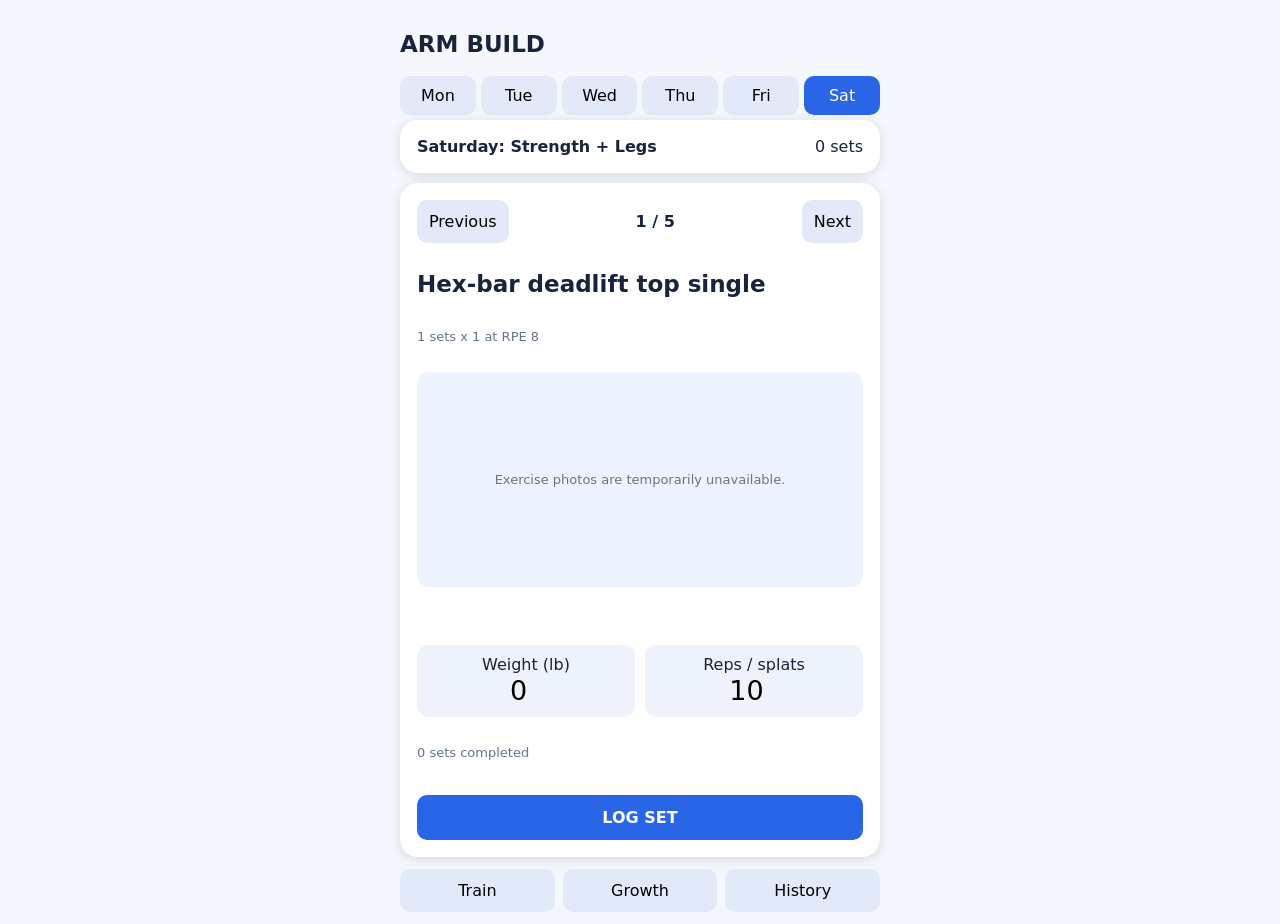
<file: index.html>
<!doctype html><html lang="en"><meta charset="utf-8"><meta name="viewport" content="width=device-width,initial-scale=1"><title>Arm Build</title><style>body{font:16px system-ui;margin:0;background:#f4f7fc;color:#17243b}main{max-width:480px;margin:auto;padding:12px;height:100dvh;display:flex;flex-direction:column;overflow:hidden}#train{display:flex;flex-direction:column;flex:1;min-height:0}#train .card:last-child{flex:1;min-height:0;display:flex;flex-direction:column;justify-content:space-between;gap:6px}#train .card{margin:5px 0}#train h2{margin:3px 0}#train .picture{height:clamp(100px,24dvh,215px);flex-shrink:1}#train .muted{margin:4px 0}#growth,#history{overflow:auto;min-height:0}.tabs{flex-shrink:0;margin-top:7px}#train .inputs input{font-size:27px}#train .save{margin-top:6px;padding:13px}@media(max-height:710px){main{padding:6px 10px}#train .card{padding:10px}#train .picture{height:16dvh}#train .inputs input{font-size:22px}}button,input{font:inherit}button{border:0;border-radius:10px;padding:12px;background:#e2eafa}button.active,.save{background:#2866e7;color:white}.days{display:flex;gap:5px}.days button{flex:1;padding:10px 2px}.card{background:white;border-radius:18px;padding:17px;margin:12px 0;box-shadow:0 2px 12px #1232}.row{display:flex;justify-content:space-between;align-items:center}h2{font-size:23px}.picture{height:190px;background:#edf4ff;border-radius:12px;display:grid;place-items:center}.picture img{height:100%;width:100%;object-fit:contain;border-radius:12px}.picture .muted{padding:16px;text-align:center}.inputs{display:grid;grid-template-columns:1fr 1fr;gap:10px}.inputs label{display:block;text-align:center;background:#eef3fb;border-radius:12px;padding:10px}.inputs input{width:90%;font-size:30px;text-align:center;border:0;background:transparent}.save{width:100%;margin-top:12px;font-weight:bold}.tabs{display:flex;gap:8px}.tabs button{flex:1}.hidden{display:none}.muted{color:#65758a;font-size:13px}.line{border-bottom:1px solid #ddd;padding:9px}</style><main><h2>ARM BUILD</h2><div class="days" id="days"></div><section id="train"><div class="card"><div class="row"><strong id="dayname"></strong><span id="progress"></span></div></div><div class="card"><div class="row"><button onclick="next(-1)">Previous</button><b id="position"></b><button onclick="next(1)">Next</button></div><h2 id="exercise"></h2><p class="muted" id="target"></p><div class="picture" id="picture"></div><p class="muted" id="previous"></p><div class="inputs"><label>Weight (lb)<input id="weight" type="number" inputmode="decimal"></label><label>Reps / splats<input id="reps" type="number" inputmode="numeric"></label></div><p class="muted" id="logged"></p><button class="save" onclick="log()">LOG SET</button></div></section><section id="growth" class="hidden"><div class="card"><h2>Measurements</h2><div id="fields"></div><button class="save" onclick="measure()">Save measurements</button></div><div class="card" id="measurements"></div></section><section id="history" class="hidden"><div class="card"><h2>Hex-bar strength</h2><div id="best"></div></div><div class="card" id="sets"></div><button onclick="exportData()">Export backup</button></section><div class="tabs"><button onclick="tab('train')">Train</button><button onclick="tab('growth')">Growth</button><button onclick="tab('history')">History</button></div></main><script>
const plan=[['Monday: Arms + Chest',[['Incline dumbbell curl',3,'8-15'],['Overhead dumbbell triceps extension',3,'8-15'],['Cable triceps pushdown',3,'10-15'],['Cable chest fly',3,'10-15'],['Dumbbell bench press',2,'8-12']]],['Tuesday: Quads + Cardio',[['Leg extension',4,'10-15'],['Cardio splat points',1,'10+']]],['Wednesday: Arms + Back',[['Hammer curl',3,'8-15'],['Overhead dumbbell extension',3,'10-15'],['Cable pushdown',3,'10-15'],['Straight-arm pulldown',3,'10-15'],['Chest-supported row',3,'8-12']]],['Thursday: Hamstrings + Glutes',[['Seated hamstring curl',4,'10-15'],['Cardio splat points',1,'10+']]],['Friday: Arms + Shoulders',[['Preacher curl',3,'8-12'],['Overhead dumbbell extension',3,'10-15'],['Cable pushdown',3,'10-15'],['Dumbbell lateral raise',4,'12-20'],['Rear-delt cable fly',3,'12-20']]],['Saturday: Strength + Legs',[['Hex-bar deadlift top single',1,'1 at RPE 8'],['Leg extension',3,'12-15'],['Seated hamstring curl',3,'10-15'],['Standing calf raise',3,'12-20'],['Cardio splat points',1,'10+']]]];
const $=id=>document.getElementById(id);let d=Math.min(5,(new Date().getDay()+6)%7),i=0;let data=JSON.parse(localStorage.getItem('armbuild')||'{"sets":[],"measurements":[]}');const date=()=>new Date().toLocaleDateString('en-CA');function save(){localStorage.setItem('armbuild',JSON.stringify(data))}function render(){let ex=plan[d][1][i],today=data.sets.filter(s=>s.date===date()&&s.day===d),prev=data.sets.filter(s=>s.name===ex[0]).at(-1);$('days').innerHTML=plan.map((p,n)=>'<button class="'+(d===n?'active':'')+'" onclick="pick('+n+')">'+p[0].slice(0,3)+'</button>').join('');$('dayname').textContent=plan[d][0];$('progress').textContent=today.length+' sets';$('position').textContent=(i+1)+' / '+plan[d][1].length;$('exercise').textContent=ex[0];$('target').textContent=ex[1]+' sets x '+ex[2];$('previous').textContent=prev?'Previous: '+prev.weight+' lb x '+prev.reps:'';$('weight').value=prev?.weight??0;$('reps').value=prev?.reps??10;$('logged').textContent=today.filter(s=>s.name===ex[0]).length+' sets completed';$('picture').innerHTML=photo(ex[0])}function pick(n){d=n;i=0;render()}function next(n){i=(i+n+plan[d][1].length)%plan[d][1].length;render()}function log(){let ex=plan[d][1][i],w=Number($('weight').value),r=Number($('reps').value);if(r<=0||w<0)return alert('Enter valid numbers');data.sets.push({date:date(),day:d,name:ex[0],weight:w,reps:r,time:Date.now()});save();if(data.sets.filter(s=>s.date===date()&&s.day===d&&s.name===ex[0]).length>=ex[1]&&i<plan[d][1].length-1)i++;render()}function tab(id){['train','growth','history'].forEach(x=>$(x).classList.toggle('hidden',x!==id));if(id==='growth')growth();if(id==='history')history()}let names=['Flexed arms (in)','Shoulders (in)','Waist (in)','Body weight (lb)'];function growth(){$('fields').innerHTML=names.map((n,k)=>'<label>'+n+'<input type="number" step=".25" id="m'+k+'"></label>').join('<hr>');$('measurements').textContent=JSON.stringify(data.measurements.slice(-3))}function measure(){data.measurements.push({date:date(),values:names.map((n,k)=>Number($('m'+k).value))});save();growth()}function history(){let lifts=data.sets.filter(s=>s.name==='Hex-bar deadlift top single');$('best').textContent=lifts.length?Math.max(...lifts.map(x=>x.weight))+' lb':'No record yet';$('sets').innerHTML=data.sets.slice(-30).reverse().map(x=>'<div class="line">'+x.date+' '+x.name+' '+x.weight+' lb x '+x.reps+'</div>').join('')}function exportData(){let a=document.createElement('a');a.href=URL.createObjectURL(new Blob([JSON.stringify(data)],{type:'application/json'}));a.download='arm-build.json';a.click()}
let exercisePhotos=[];
const aliases={
'Incline dumbbell curl':'Alternate Incline Dumbbell Curl',
'Overhead dumbbell triceps extension':'Seated Triceps Press',
'Preacher curl':'Preacher Curl',
'Cable triceps pushdown':'Triceps Pushdown',
'Cable chest fly':'Cable Crossover',
'Dumbbell bench press':'Dumbbell Bench Press',
'Leg extension':'Leg Extensions',
'Single-leg extension':'Single Leg Extensions',
'Seated calf raise':'Seated Calf Raise',
'Leg press':'Leg Press',
'Hammer curl':'Hammer Curls',
'Overhead dumbbell extension':'Seated Triceps Press',
'Bayesian cable curl':'Bayesian Cable Curl',
'Cable pushdown':'Triceps Pushdown',
'Straight-arm pulldown':'Straight Arm Pulldown',
'Chest-supported row':'Dumbbell Incline Row',
'Seated hamstring curl':'Seated Leg Curl',
'Lying hamstring curl':'Lying Leg Curls',
'Hip abduction':'Thigh Abductor',
'Cable glute kickback':'Glute Kickback',
'Standing calf raise':'Standing Calf Raises',
'Cable curl':'Cable Curls',
'Dumbbell lateral raise':'Side Lateral Raise',
'Rear-delt cable fly':'Reverse Flyes',
'Cable front raise':'Front Cable Raise',
'Hex-bar deadlift top single':'Trap Bar Deadlift'
};
function photo(name){
if(name==='Cardio splat points')return '<div class="muted">Log your Orangetheory splat points below.</div>';
if(!exercisePhotos.length)return '<div class="muted">Loading exercise photograph...</div>';
const wanted=(aliases[name]||name).toLowerCase().replace(/[^a-z0-9 ]/g,'').trim();
let match=exercisePhotos.find(x=>x.name.toLowerCase().replace(/[^a-z0-9 ]/g,'').trim()===wanted);

if(!match||!match.images||!match.images[0])return '<div class="muted">No exact exercise photograph available for this movement yet.</div>';
const src='https://raw.githubusercontent.com/yuhonas/free-exercise-db/main/exercises/'+match.images[0];
return '<img src="'+src+'" alt="Person demonstrating '+match.name+'" loading="eager" onerror="this.style.display=\'none\';this.parentNode.insertAdjacentHTML(\'beforeend\',\'<span class=muted>Exercise photo unavailable</span>\')">';
}
fetch('https://raw.githubusercontent.com/yuhonas/free-exercise-db/main/dist/exercises.json').then(r=>{if(!r.ok)throw Error('images unavailable');return r.json()}).then(x=>{exercisePhotos=x;render()}).catch(()=>{$('picture').innerHTML='<div class="muted">Exercise photos are temporarily unavailable.</div>'});

render();
</script>
</file>
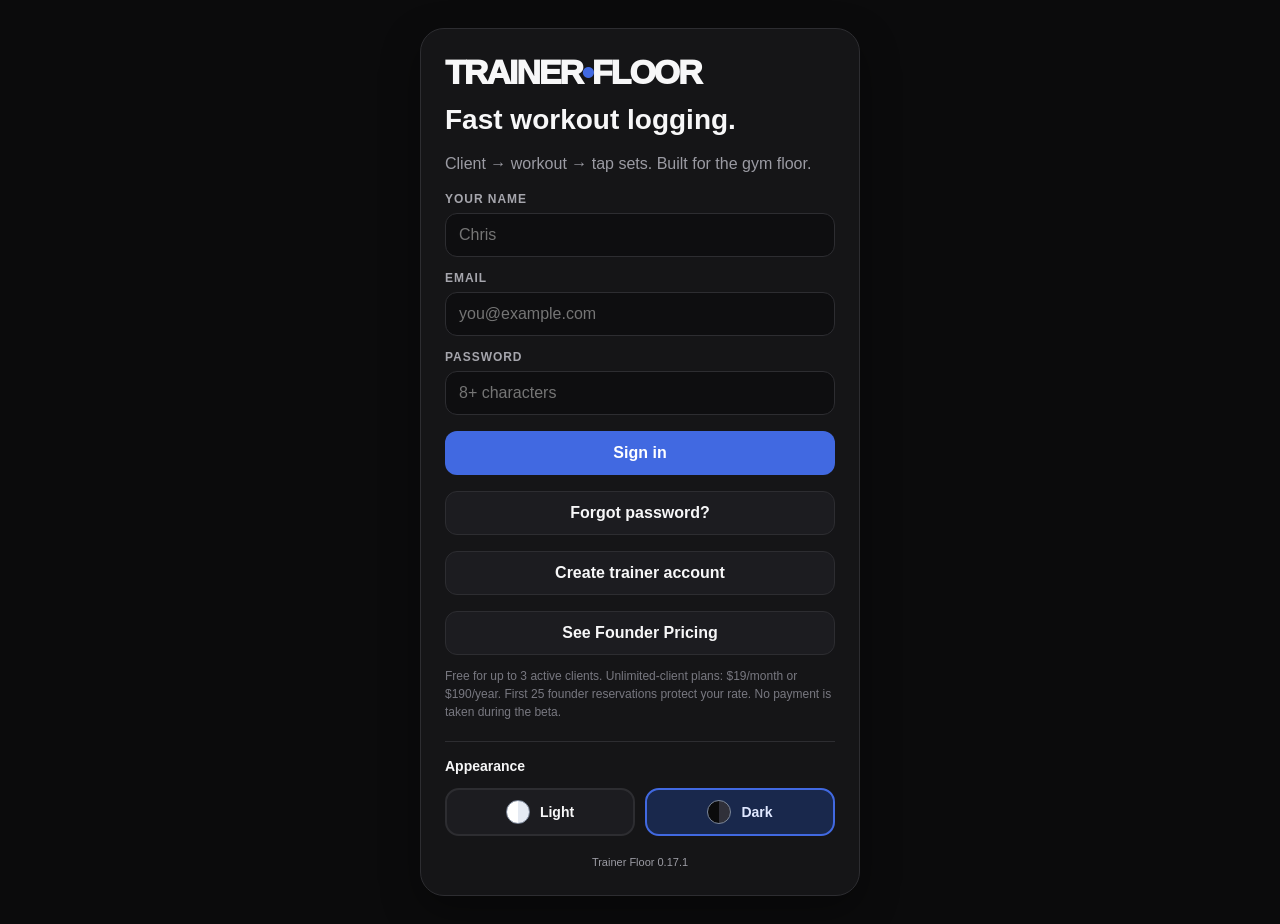
<file: trainer-floor/index.html>
<!doctype html>
<html lang="en">
<head>
  <meta charset="UTF-8" />
  <meta name="viewport" content="width=device-width, initial-scale=1, viewport-fit=cover" />
  <meta name="theme-color" content="#0b0b0c" />
  <meta name="apple-mobile-web-app-capable" content="yes" />
  <meta name="apple-mobile-web-app-status-bar-style" content="black-translucent" />
  <link rel="manifest" href="manifest.webmanifest" />
  
  <link rel="apple-touch-icon" href="icon-180.png" />
  <title>Trainer Floor</title>
  <script src="theme.js?v=0.17.1"></script>
  <style>
:root{
  --bg:#0b0b0c;
  --panel:#151517;
  --panel2:#1c1c20;
  --line:#2d2d31;
  --text:#f7f7f8;
  --muted:#9b9ba3;
  --red:#4169E1;
  --red2:#5B7CFF;
  --white:#fff;
  --green:#5B7CFF;
  --radius:18px;
  --shadow:0 14px 38px rgba(0,0,0,.35);
}
*{box-sizing:border-box}
html,body{margin:0;min-height:100%;background:var(--bg);color:var(--text);font-family:Inter,ui-sans-serif,-apple-system,BlinkMacSystemFont,"Segoe UI",Roboto,Helvetica,Arial,sans-serif}
body{padding-bottom:env(safe-area-inset-bottom)}
button,input,textarea,select{font:inherit}
button{cursor:pointer}
button:focus-visible,input:focus-visible,textarea:focus-visible{outline:2px solid var(--red);outline-offset:2px}
.app-shell{min-height:100vh;max-width:720px;margin:0 auto;background:var(--bg)}
.topbar{position:sticky;top:0;z-index:20;display:flex;align-items:center;justify-content:space-between;gap:12px;padding:calc(14px + env(safe-area-inset-top)) 16px 12px;background:rgba(11,11,12,.92);backdrop-filter:blur(14px);border-bottom:1px solid #1c1c1f}
.brand{font-weight:900;letter-spacing:-.04em;font-size:22px}.brand span{color:var(--red)}
.top-actions{display:flex;align-items:center;gap:8px}
.icon-btn,.small-btn,.ghost-btn,.primary-btn,.danger-btn,.category-chip,.equipment-chip{border:0;border-radius:12px;color:var(--text)}
.icon-btn,.small-btn,.ghost-btn{background:var(--panel2);border:1px solid var(--line)}
.icon-btn{width:42px;height:42px;font-size:20px}.small-btn{padding:10px 12px;font-weight:750}.ghost-btn{padding:12px 14px;font-weight:750}
.primary-btn{background:var(--red);padding:13px 16px;font-weight:900}.primary-btn:active{transform:translateY(1px)}
.danger-btn{background:#3b1719;color:#ffb8bb;border:1px solid #6a292d;padding:12px 14px;font-weight:800}
.screen{padding:18px 16px 110px}
.page-title{display:flex;align-items:flex-start;justify-content:space-between;gap:12px;margin-bottom:18px}.page-title h1{font-size:30px;line-height:1.05;margin:0;letter-spacing:-.045em}.page-title p{color:var(--muted);margin:6px 0 0;font-size:14px}.badge{display:inline-flex;align-items:center;gap:6px;border:1px solid var(--line);background:var(--panel);color:#ddd;padding:7px 9px;border-radius:999px;font-size:12px;font-weight:800;white-space:nowrap}.badge.founder{border-color:#3551a8;background:#111a3a;color:#bfcaff}.badge.free{color:#ccc}.badge.pro{color:#b7f7d3;border-color:#245d3d;background:#10271b}
.search{width:100%;background:var(--panel);border:1px solid var(--line);border-radius:14px;color:var(--text);padding:13px 14px;margin-bottom:14px}.search::placeholder{color:#707078}
.client-list{display:grid;gap:10px}.client-card{width:100%;display:flex;align-items:center;justify-content:space-between;gap:14px;background:var(--panel);border:1px solid var(--line);color:var(--text);border-radius:16px;padding:15px;text-align:left}.client-card:hover{border-color:#444}.client-name{font-size:17px;font-weight:900;letter-spacing:-.02em}.client-sub{margin-top:4px;font-size:13px;color:var(--muted)}.client-arrow{font-size:24px;color:#666}.empty{border:1px dashed #38383d;background:#101012;padding:28px 20px;border-radius:18px;text-align:center}.empty strong{display:block;font-size:18px;margin-bottom:6px}.empty p{margin:0 0 16px;color:var(--muted);line-height:1.45}
.bottom-nav{position:fixed;left:50%;transform:translateX(-50%);bottom:0;z-index:25;width:min(720px,100%);display:grid;grid-template-columns:1fr 1fr 1fr;background:rgba(18,18,20,.96);backdrop-filter:blur(16px);border-top:1px solid var(--line);padding:8px 10px calc(8px + env(safe-area-inset-bottom))}.nav-btn{border:0;background:transparent;color:#777;padding:8px 6px;font-size:11px;font-weight:800}.nav-btn b{display:block;font-size:20px;margin-bottom:3px}.nav-btn.active{color:var(--text)}
.login-wrap{min-height:100vh;display:flex;align-items:center;justify-content:center;padding:28px 18px}.login-card{width:min(440px,100%);background:var(--panel);border:1px solid var(--line);border-radius:24px;padding:24px;box-shadow:var(--shadow)}.login-logo{font-size:34px;font-weight:950;letter-spacing:-.06em}.login-logo span{color:var(--red)}.login-card h1{margin:12px 0 4px;font-size:28px}.login-card p{color:var(--muted);line-height:1.5}.field{display:grid;gap:7px;margin-top:14px}.field label{font-size:12px;text-transform:uppercase;letter-spacing:.08em;color:#a6a6ad;font-weight:900}.field input,.field textarea,.field select{width:100%;background:#0e0e10;border:1px solid var(--line);border-radius:12px;color:var(--text);padding:12px 13px}.field textarea{min-height:96px;resize:vertical}.full{width:100%;margin-top:16px}.tiny{font-size:12px;color:#787880!important;margin-top:12px!important}
.client-header{display:flex;align-items:center;gap:12px;margin-bottom:12px}.back-btn{border:0;background:var(--panel2);color:var(--text);width:42px;height:42px;border-radius:12px;font-size:21px}.client-header h1{margin:0;font-size:26px;letter-spacing:-.04em}.client-header .sub{font-size:12px;color:var(--muted);margin-top:2px}.header-actions{margin-left:auto;display:flex;gap:8px}
.note-card{background:#11141b;border:1px solid #2d3757;border-radius:14px;padding:12px 13px;margin:12px 0 16px;color:#e2e7f7}.note-card .note-label{font-size:11px;text-transform:uppercase;letter-spacing:.1em;color:#8ea7ff;font-weight:900;margin-bottom:4px}.note-card .note-text{white-space:pre-wrap;font-size:14px;line-height:1.42}.note-empty{color:#76809d}
.session-bar{display:flex;align-items:center;justify-content:space-between;gap:10px;margin:12px 0}.session-title{font-size:20px;font-weight:950;letter-spacing:-.03em}.session-date{font-size:12px;color:var(--muted);margin-top:2px}.session-actions{display:flex;gap:8px}
.rest-timer{position:fixed;left:50%;transform:translateX(-50%);bottom:calc(84px + env(safe-area-inset-bottom));z-index:24;display:flex;align-items:center;gap:10px;max-width:calc(100% - 32px);padding:5px 6px 5px 14px;border:1px solid #4664b3;border-radius:999px;background:#141e39;color:#dbe4ff;box-shadow:0 4px 20px #0008}.rest-timer[hidden]{display:none}.rest-timer-label{font-size:12px;font-weight:800}.rest-timer-time{font-size:20px;font-weight:900;font-variant-numeric:tabular-nums;min-width:4ch}.rest-timer button{width:40px;height:40px;border:0;border-radius:50%;background:#25345d;color:#dbe4ff;font-size:21px}.screen.has-rest-timer{padding-bottom:180px}
.rest-timer{transition:background-color .5s,border-color .5s,color .5s}.rest-timer[data-phase="red"]{background:#521e27;border-color:#fa7885;color:#ffe0e3}.rest-timer[data-phase="yellow"]{background:#514014;border-color:#edc552;color:#fff0b4}.rest-timer[data-phase="green"]{background:#133f2c;border-color:#63d79a;color:#d5ffe8}.rest-timer button{background:#ffffff14;color:inherit;flex-shrink:0}.rest-timer button:disabled{opacity:.35;cursor:default}.rest-timer-copy{display:grid;gap:2px;min-width:72px}.rest-timer-hint{font-size:10px;white-space:nowrap}.build-label{color:var(--muted);font-size:11px;text-align:center;margin:18px 0 0}
.exercise-list{display:grid;gap:12px}.exercise-card{background:var(--panel);border:1px solid var(--line);border-radius:18px;padding:14px}.exercise-head{display:flex;align-items:flex-start;gap:10px}.exercise-title{flex:1;min-width:0}.exercise-title h3{font-size:17px;margin:0;letter-spacing:-.02em}.exercise-meta{color:var(--muted);font-size:12px;margin-top:4px;text-transform:capitalize}.change-btn{border:1px solid var(--line);background:#101012;color:#d7d7db;border-radius:10px;padding:8px 10px;font-size:12px;font-weight:900}.log-row{display:flex;align-items:center;gap:10px;margin-top:13px}.weight-box{width:95px;display:flex;align-items:center;gap:4px;background:#0f0f11;border:1px solid var(--line);border-radius:13px;padding:9px}.weight-box input{width:55px;background:transparent;border:0;color:var(--text);font-weight:900;font-size:17px;outline:none}.weight-box span{font-size:11px;color:var(--muted);font-weight:800}.set-circles{display:flex;align-items:center;gap:8px;flex:1;flex-wrap:wrap}.set-circle{width:47px;height:47px;border-radius:50%;border:2px solid var(--red);background:transparent;color:#a9b8ff;font-size:14px;font-weight:950;display:grid;place-items:center;transition:.12s ease}.set-circle.logged{background:var(--red);color:white;box-shadow:0 0 0 3px rgba(65,105,225,.16)}.set-circle:active{transform:scale(.94)}.set-add{width:42px;height:42px;border-radius:50%;border:1px dashed #555;background:transparent;color:#999;font-weight:900}.exercise-footer{display:flex;justify-content:space-between;align-items:center;margin-top:10px}.mini-note{font-size:12px;color:#a8a8af;max-width:78%;white-space:nowrap;overflow:hidden;text-overflow:ellipsis}.remove-ex{border:0;background:transparent;color:#855;font-size:16px;padding:4px 6px}
.add-exercise{width:100%;margin-top:12px;background:#121214;border:1px dashed #444;color:#d2d2d6;border-radius:16px;padding:14px;font-weight:900}.finish-btn{width:100%;margin-top:16px;background:var(--red);border:0;color:white;border-radius:16px;padding:16px;font-size:16px;font-weight:950}.completed-banner{background:#11271a;border:1px solid #255c3c;color:#baf6d2;border-radius:14px;padding:12px 14px;margin:12px 0;font-weight:800}
.modal-backdrop{position:fixed;inset:0;z-index:50;background:rgba(0,0,0,.72);display:flex;align-items:flex-end;justify-content:center}.modal{width:min(720px,100%);max-height:89vh;overflow:auto;background:#121214;border:1px solid #333;border-radius:24px 24px 0 0;padding:18px 16px calc(20px + env(safe-area-inset-bottom));box-shadow:var(--shadow)}.modal-handle{width:42px;height:5px;background:#444;border-radius:99px;margin:0 auto 12px}.modal-head{display:flex;align-items:center;justify-content:space-between;gap:10px}.modal-head h2{margin:0;font-size:23px;letter-spacing:-.035em}.close-btn{border:0;background:var(--panel2);color:#aaa;width:38px;height:38px;border-radius:12px;font-size:19px}.chips{display:flex;gap:8px;overflow:auto;padding:10px 0 4px}.category-chip,.equipment-chip{background:var(--panel2);border:1px solid var(--line);padding:9px 12px;font-size:12px;font-weight:900;text-transform:capitalize;white-space:nowrap}.category-chip.active,.equipment-chip.active{background:var(--red);border-color:var(--red);color:#fff}.picker-list{display:grid;gap:8px;margin-top:12px}.picker-item{width:100%;display:flex;justify-content:space-between;align-items:center;gap:14px;text-align:left;background:var(--panel);border:1px solid var(--line);color:var(--text);border-radius:14px;padding:13px}.picker-item strong{display:block;font-size:15px}.picker-item small{display:block;color:var(--muted);margin-top:3px;text-transform:capitalize}.picker-plus{font-size:24px;color:var(--red)}
.settings-card{background:var(--panel);border:1px solid var(--line);border-radius:18px;padding:16px;margin-bottom:12px}.settings-card h3{margin:0 0 8px;font-size:16px}.settings-card p{margin:0;color:var(--muted);font-size:13px;line-height:1.45}.settings-row{display:flex;justify-content:space-between;align-items:center;gap:14px}.plan-price{font-size:28px;font-weight:950;letter-spacing:-.05em}.muted{color:var(--muted)}
.stats{display:grid;grid-template-columns:1fr 1fr 1fr;gap:8px;margin-bottom:16px}.stat{background:var(--panel);border:1px solid var(--line);border-radius:14px;padding:12px}.stat b{display:block;font-size:22px;letter-spacing:-.04em}.stat span{font-size:11px;color:var(--muted);text-transform:uppercase;font-weight:900;letter-spacing:.06em}
.toast{position:fixed;z-index:100;left:50%;bottom:92px;transform:translate(-50%,20px);background:#f7f7f8;color:#111;border-radius:999px;padding:10px 14px;font-weight:800;font-size:13px;opacity:0;pointer-events:none;transition:.18s ease;white-space:nowrap;max-width:88vw;overflow:hidden;text-overflow:ellipsis}.toast.show{opacity:1;transform:translate(-50%,0)}
.sep{height:1px;background:var(--line);margin:14px 0}.row{display:flex;align-items:center;gap:10px}.grow{flex:1}.right{margin-left:auto}
@media (min-width:700px){.modal{border-radius:24px;margin-bottom:18px}.modal-backdrop{align-items:center}.screen{padding-left:24px;padding-right:24px}.topbar{padding-left:24px;padding-right:24px}}

  
.help-wrap{position:relative;display:inline-flex;align-items:center;vertical-align:middle;margin-left:6px}
.help-dot{width:19px;height:19px;border-radius:50%;border:1px solid #4a4a50;background:#202024;color:#bdbdc5;font-size:11px;font-weight:950;line-height:1;display:grid;place-items:center;padding:0;cursor:help}
.help-dot:hover,.help-dot:focus-visible{border-color:#777;color:#fff;background:#2a2a2f}
.help-tip{position:absolute;z-index:80;left:50%;bottom:calc(100% + 8px);transform:translateX(-50%) translateY(3px);width:min(290px,76vw);background:#27272c;border:1px solid #4a4a50;color:#f0f0f3;padding:10px 11px;border-radius:10px;box-shadow:0 12px 30px rgba(0,0,0,.45);font-size:12px;line-height:1.4;font-weight:600;letter-spacing:0;text-transform:none;text-align:left;white-space:normal;opacity:0;visibility:hidden;pointer-events:none;transition:.12s ease}
.help-tip::after{content:"";position:absolute;left:50%;top:100%;transform:translateX(-50%);border:6px solid transparent;border-top-color:#4a4a50}
.help-wrap:hover .help-tip,.help-wrap:focus-within .help-tip{opacity:1;visibility:visible;transform:translateX(-50%) translateY(0)}
.help-inline{display:inline-flex;align-items:center}
.import-hero{background:#111216;border:1px solid #32343b;border-radius:16px;padding:14px;margin:12px 0}
.import-hero strong{display:block;font-size:17px;margin-bottom:5px}
.import-hero p{margin:0;color:#b4b4bd;line-height:1.45;font-size:13px}
@media (max-width:520px){.help-tip{left:auto;right:-10px;transform:translateY(3px);width:min(260px,80vw)}.help-wrap:hover .help-tip,.help-wrap:focus-within .help-tip{transform:translateY(0)}.help-tip::after{left:auto;right:13px}}

.last-workout{background:linear-gradient(135deg,#151e39,#11151e);border:1px solid #33487d;border-radius:16px;padding:16px;margin-bottom:16px}.last-workout p{font-size:14px;line-height:1.5;color:#c4cee7}.last-workout .note-label{font-size:12px;color:#a9bfff;font-weight:800}.previous-performance{padding:10px 12px;border-radius:10px;background:#101520;border-left:3px solid #4169e1;margin-top:12px;color:#b9c7eb;font-size:12px;line-height:1.55}.history-date{color:#a9bfff;font-size:13px;font-weight:700;margin-top:6px}.filter-label{display:block;color:var(--muted);font-size:12px;margin:0 0 7px}.import-session{border-top:1px solid var(--line);padding:10px 0;font-size:13px;line-height:1.5}details{margin-top:10px;font-size:13px;line-height:1.5}summary{cursor:pointer;color:#a9bfff}details .note-text{white-space:pre-wrap}.client-card>div:first-child{min-width:0}.client-sub{line-height:1.5;overflow-wrap:anywhere}@media(max-width:440px){.page-title{flex-wrap:wrap}.session-bar{flex-wrap:wrap}.header-actions .small-btn{padding:9px}.client-header h1{font-size:22px}}
.quick-edit-controls{display:flex;align-items:center;gap:8px;margin:8px 0}.quick-edit-controls .primary-btn{flex-shrink:0}.quick-edit-controls span{font-size:11px;color:var(--muted)}.quick-edit-panel{padding:10px;background:var(--panel);border:1px solid var(--line);border-radius:12px;margin:8px 0}.quick-edit-panel[hidden]{display:none}.quick-edit-entry{display:flex;gap:5px}.quick-edit-entry input{min-width:0;flex:1;background:var(--bg);color:var(--text);border:1px solid var(--line);border-radius:8px;padding:9px}.quick-edit-samples{display:flex;gap:5px;flex-wrap:wrap;margin-top:7px}.quick-edit-samples button,.quick-page-nav button{background:var(--panel2);color:var(--text);border:1px solid var(--line);border-radius:8px;padding:7px;font-size:11px}.quick-page-nav{display:flex;justify-content:space-between;align-items:center;gap:8px;margin:8px 0;font-size:12px}.quick-page-nav button:disabled{opacity:.3}.quick-target{font-size:12px;font-weight:800}

/* Compact, no-long-scroll coaching mode */
body:has(#quickEditToggle) {overflow:hidden;height:100dvh}
.app-shell:has(#quickEditToggle){height:100dvh;min-height:0;overflow:hidden;display:flex;flex-direction:column}
.app-shell:has(#quickEditToggle) .topbar{position:relative;flex:0 0 auto;padding:calc(7px + env(safe-area-inset-top)) 12px 7px}
.app-shell:has(#quickEditToggle) .screen{flex:1;min-height:0;overflow:hidden;padding:7px 12px calc(75px + env(safe-area-inset-bottom));display:flex;flex-direction:column;gap:5px}
.app-shell:has(#quickEditToggle) .screen > *{flex-shrink:0}
.app-shell:has(#quickEditToggle) .client-header{margin:0}
.app-shell:has(#quickEditToggle) .client-header h1{font-size:20px}
.app-shell:has(#quickEditToggle) .last-workout,.app-shell:has(#quickEditToggle) .note-card,.app-shell:has(#quickEditToggle) .build-label{display:none}
.app-shell:has(#quickEditToggle) .session-bar{margin:0;gap:6px}
.app-shell:has(#quickEditToggle) .session-title{font-size:17px}
.app-shell:has(#quickEditToggle) .session-date{display:none}
.app-shell:has(#quickEditToggle) .session-actions .small-btn{padding:7px}
.app-shell:has(#quickEditToggle) .exercise-list{flex:1;min-height:0;overflow:hidden;display:grid;grid-template-rows:repeat(2,minmax(0,1fr));gap:6px}
.app-shell:has(#quickEditToggle) .exercise-card{min-height:0;overflow:hidden;padding:9px;border-radius:13px}
.app-shell:has(#quickEditToggle) .exercise-head h3{font-size:15px}
.app-shell:has(#quickEditToggle) .exercise-meta{font-size:10px}
.app-shell:has(#quickEditToggle) .previous-performance{display:none}
.app-shell:has(#quickEditToggle) .log-row{margin-top:7px;gap:5px}
.app-shell:has(#quickEditToggle) .set-circles{gap:5px}
.app-shell:has(#quickEditToggle) .set-circle{width:35px;height:35px}
.app-shell:has(#quickEditToggle) .set-add{width:32px;height:32px}
.app-shell:has(#quickEditToggle) .weight-box{width:75px;padding:5px}
.app-shell:has(#quickEditToggle) .weight-box input{width:42px;font-size:14px}
.app-shell:has(#quickEditToggle) .exercise-card .small-btn{padding:5px 7px;font-size:11px}
.app-shell:has(#quickEditToggle) .exercise-card .exercise-footer{margin-top:4px}
.app-shell:has(#quickEditToggle) .exercise-card .mini-note{font-size:10px;white-space:nowrap;overflow:hidden;text-overflow:ellipsis}
.app-shell:has(#quickEditToggle) .add-exercise{display:none}
.app-shell:has(#quickEditToggle) .finish-btn{padding:9px;margin:0}
.app-shell:has(#quickEditToggle) .rest-timer{bottom:calc(73px + env(safe-area-inset-bottom));right:10px;left:auto;transform:none;padding:3px 6px 3px 9px}
.quick-edit-controls{position:fixed;z-index:31;right:12px;bottom:calc(143px + env(safe-area-inset-bottom));margin:0;display:flex;flex-direction:column;align-items:flex-end;gap:4px;pointer-events:none}
.quick-edit-controls #quickEditToggle{pointer-events:auto;width:64px;height:64px;border-radius:50%;display:flex;flex-direction:column;align-items:center;justify-content:center;padding:5px;font-size:24px;box-shadow:0 5px 20px #0007}
.quick-edit-controls #quickEditToggle span{font-size:11px;line-height:1}
.quick-edit-controls #quickEditStatus{display:none}
.quick-edit-panel{position:fixed;z-index:32;left:10px;right:10px;bottom:calc(215px + env(safe-area-inset-bottom));margin:0;box-shadow:0 12px 36px #0008;max-width:700px}
.quick-edit-panel[hidden]{display:none}
.quick-edit-entry{flex-wrap:wrap}
.quick-edit-entry input{flex-basis:100%}
.quick-page-nav{margin:0}
.quick-page-nav button{padding:6px 9px}
@media(max-height:720px){.app-shell:has(#quickEditToggle) .exercise-list{grid-template-rows:minmax(0,1fr)}.app-shell:has(#quickEditToggle) .exercise-list .exercise-card:nth-child(2){display:none}}

/* StrongLifts-style full-workout overview: all exercises in one continuous list. */
.app-shell:has(#quickEditToggle) .screen{overflow:hidden}
.app-shell:has(#quickEditToggle) .exercise-list{display:flex;flex-direction:column;gap:3px;overflow-y:auto;overflow-x:hidden;overscroll-behavior:contain;scrollbar-width:none;min-height:0;flex:1}
.app-shell:has(#quickEditToggle) .exercise-list::-webkit-scrollbar{display:none}
.app-shell:has(#quickEditToggle) .exercise-card{flex:0 0 auto;min-height:0;padding:7px 8px;border-radius:9px}
.app-shell:has(#quickEditToggle) .exercise-head{align-items:center;gap:5px}
.app-shell:has(#quickEditToggle) .exercise-head h3{font-size:14px}
.app-shell:has(#quickEditToggle) .exercise-meta,.app-shell:has(#quickEditToggle) .exercise-footer,.app-shell:has(#quickEditToggle) .exercise-card .progress-ready{display:none}
.app-shell:has(#quickEditToggle) .exercise-card .log-row{margin-top:4px}
.app-shell:has(#quickEditToggle) .exercise-card .set-circle{width:34px;height:34px}
.app-shell:has(#quickEditToggle) .exercise-card .set-add{width:29px;height:29px}
.app-shell:has(#quickEditToggle) .exercise-card .weight-box{width:65px}
.app-shell:has(#quickEditToggle) .exercise-card .weight-box input{width:34px}
.app-shell:has(#quickEditToggle) .exercise-card .change-btn{padding:5px 7px}
.app-shell:has(#quickEditToggle) .exercise-card [data-progress]{display:none}
.app-shell:has(#quickEditToggle) .exercise-card .log-row + div{margin-top:4px!important}
@media(max-height:720px){.app-shell:has(#quickEditToggle) .exercise-list{display:flex;flex-direction:column}.app-shell:has(#quickEditToggle) .exercise-list .exercise-card:nth-child(2){display:block}}
</style>
<link rel="stylesheet" href="features.css?v=0.17.1" />
<link rel="stylesheet" href="theme.css?v=0.17.1" />
</head>
<body>
  <div id="app"></div>
  <div id="toast" class="toast" aria-live="polite"></div>
  <script src="history.js?v=0.17.1"></script>
  <script src="store.js?v=0.17.1"></script>
  <script src="progress.js?v=0.17.1"></script>
  <script src="features.js?v=0.17.1"></script>
  <script src="import-ui.js?v=0.17.1"></script>
  <script src="founder.js?v=0.17.1"></script>
  <script>
const H = TrainerHistory;
const SUPABASE_URL = 'https://srsuoehdnfzobzvtkldz.supabase.co';
const SUPABASE_KEY = 'sb_publishable_TFJSeU_mqgg5phsiD8PyHw_SfFUrUBy';
const SESSION_KEY = 'trainer_floor_session_v2';
function readStoredSession(){try{return JSON.parse(localStorage.getItem(SESSION_KEY)||'null')}catch{return null}}
function writeStoredSession(s){if(s)localStorage.setItem(SESSION_KEY,JSON.stringify(s));else localStorage.removeItem(SESSION_KEY)}
async function api(path,{method='GET',body,token,headers={}}={}){
  const res=await fetch(SUPABASE_URL+path,{method,headers:{apikey:SUPABASE_KEY,'Content-Type':'application/json',...(token?{Authorization:'Bearer '+token}:{}),...headers},body:body===undefined?undefined:JSON.stringify(body)});
  const txt=await res.text(); let data=null; try{data=txt?JSON.parse(txt):null}catch{data=txt}
  if(!res.ok){const msg=data?.msg||data?.message||data?.error_description||data?.error||('Request failed ('+res.status+')');const error=new Error(msg);error.status=res.status;throw error;}
  return {data,status:res.status,headers:res.headers};
}
let refreshPromise=null;
async function refreshSession(s){if(!s?.refresh_token)return null;if(refreshPromise)return refreshPromise;refreshPromise=(async()=>{try{const {data}=await api('/auth/v1/token?grant_type=refresh_token',{method:'POST',body:{refresh_token:s.refresh_token}});writeStoredSession(data);return data}catch(e){if(e.status===400||e.status===401)writeStoredSession(null);throw e;}finally{refreshPromise=null;}})();return refreshPromise;}
async function validSession(){
  let s=readStoredSession(); if(!s?.access_token)return null;
  if(s.expires_at && s.expires_at < Math.floor(Date.now()/1000)+30)s=await refreshSession(s);
  if(!s)return null;
  try{const {data:user}=await api('/auth/v1/user',{token:s.access_token});return {session:s,user}}
  catch(e){if(e.status!==401&&e.status!==403)throw e;s=await refreshSession(s);if(!s)return null;const {data:user}=await api('/auth/v1/user',{token:s.access_token});return {session:s,user};}
}
function authToken(){return readStoredSession()?.access_token||''}
async function freshAuthToken(){
  const current=await validSession();
  if(!current?.session?.access_token) throw new Error('Your session expired. Please sign in again.');
  if(state.user && current.user && state.user.id!==current.user.id)throw new Error('Sign in to the same account to sync pending changes.');
  if(state.user && current.user) state.user=current.user;
  return current.session.access_token;
}
async function authenticatedApi(path,options={}){
  const token=await freshAuthToken();
  try{
    return await api(path,{...options,token});
  }catch(error){
    const msg=String(error?.message||'').toLowerCase();
    if(!msg.includes('jwt expired') && !msg.includes('invalid jwt') && !msg.includes('token is expired')) throw error;
    const refreshed=await refreshSession(readStoredSession());
    if(!refreshed?.access_token) throw new Error('Your session expired. Please sign in again.');
    return api(path,{...options,token:refreshed.access_token});
  }
}
function q(v){return encodeURIComponent(v)}
async function restSelect(table,query=''){const {data}=await authenticatedApi('/rest/v1/'+table+(query?'?'+query:''),{headers:{Accept:'application/json'}});return data}
async function restSelectAll(table,query=''){
  const rows=[];
  for(let offset=0;;offset+=500){
    const page=await restSelect(table,query+(query?'&':'')+'limit=500&offset='+offset);
    rows.push(...(page||[]));
    if(!page || page.length<500) return rows;
  }
}
async function restInsert(table,payload,{returnRow=false}={}){const {data}=await authenticatedApi('/rest/v1/'+table,{method:'POST',body:payload,headers:{Prefer:returnRow?'return=representation':'return=minimal'}});return data}
async function restUpsert(table,payload){await authenticatedApi('/rest/v1/'+table,{method:'POST',body:payload,headers:{Prefer:'resolution=merge-duplicates,return=minimal'}})}
const SB={auth:{
  async getSession(){const x=await validSession();return {data:{session:x?.session?{...x.session,user:x.user}:null}}},
  async signInWithPassword({email,password}){try{const {data}=await api('/auth/v1/token?grant_type=password',{method:'POST',body:{email,password}});writeStoredSession(data);return {data:{session:data,user:data.user},error:null}}catch(error){return {data:{},error}}},
  async signUp({email,password,options}){try{const {data}=await api('/auth/v1/signup',{method:'POST',body:{email,password,data:options?.data||{}}});if(data?.access_token)writeStoredSession(data);return {data:{session:data?.access_token?data:null,user:data?.user||null},error:null}}catch(error){return {data:{},error}}},
  async refreshSession(){const data=await refreshSession(readStoredSession());return {data:{session:data},error:data?null:new Error('Session refresh failed')}},
  async signOut(){writeStoredSession(null);return {error:null}}
}};
const APP_VERSION = '0.17.1';
const FREE_CLIENT_LIMIT = 3;
const TARGET_REPS = 15;

const EXERCISES = [
  {name:'Dumbbell Bench Press', cat:'push', eq:'dumbbells'},
  {name:'Incline Dumbbell Press', cat:'push', eq:'dumbbells'},
  {name:'Push-Up', cat:'push', eq:'bodyweight'},
  {name:'Machine Chest Press', cat:'push', eq:'machine'},
  {name:'Cable Chest Press', cat:'push', eq:'cable'},
  {name:'Dumbbell Shoulder Press', cat:'push', eq:'dumbbells'},
  {name:'Dumbbell Lateral Raise', cat:'push', eq:'dumbbells'},
  {name:'Cable Triceps Pressdown', cat:'push', eq:'cable'},
  {name:'Overhead Dumbbell Triceps Extension', cat:'push', eq:'dumbbells'},
  {name:'Bench Dip', cat:'push', eq:'bench'},
  {name:'One-Arm Dumbbell Row', cat:'pull', eq:'dumbbells'},
  {name:'Lat Pulldown', cat:'pull', eq:'cable'},
  {name:'Seated Cable Row', cat:'pull', eq:'cable'},
  {name:'Machine Row', cat:'pull', eq:'machine'},
  {name:'Assisted Pull-Up', cat:'pull', eq:'machine'},
  {name:'Pull-Up', cat:'pull', eq:'bodyweight'},
  {name:'Face Pull', cat:'pull', eq:'cable'},
  {name:'Dumbbell Curl', cat:'pull', eq:'dumbbells'},
  {name:'Hammer Curl', cat:'pull', eq:'dumbbells'},
  {name:'Cable Curl', cat:'pull', eq:'cable'},
  {name:'Goblet Squat', cat:'legs', eq:'dumbbells'},
  {name:'Leg Press', cat:'legs', eq:'machine'},
  {name:'Leg Extension', cat:'legs', eq:'machine'},
  {name:'Hamstring Curl', cat:'legs', eq:'machine'},
  {name:'Dumbbell Romanian Deadlift', cat:'legs', eq:'dumbbells'},
  {name:'Barbell Deadlift', cat:'legs', eq:'barbell'},
  {name:'Reverse Lunge', cat:'legs', eq:'dumbbells'},
  {name:'Step-Up', cat:'legs', eq:'bench'},
  {name:'Hip Thrust', cat:'legs', eq:'bench'},
  {name:'Calf Raise', cat:'legs', eq:'machine'},
  {name:'Plank', cat:'core', eq:'bodyweight'},
  {name:'Side Plank', cat:'core', eq:'bodyweight'},
  {name:'Dead Bug', cat:'core', eq:'bodyweight'},
  {name:'Bird Dog', cat:'core', eq:'bodyweight'},
  {name:'Pallof Press', cat:'core', eq:'cable'},
  {name:'Cable Chop', cat:'core', eq:'cable'},
  {name:'Reverse Crunch', cat:'core', eq:'bodyweight'},
  {name:'Hanging Knee Raise', cat:'core', eq:'bodyweight'},
  {name:'Suitcase Carry', cat:'core', eq:'dumbbells'},
  {name:'Treadmill Walk', cat:'legs', eq:'treadmill'},
];

const state = {
  user: null,
  data: null,
  view: 'clients',
  selectedClientId: null,
  selectedSessionId: null,
  historyClientId: '',
  historyQuery: '',
  modal: null,
  picker: { category:'all', equipment:'all', search:'', replaceIndex:null }
};

const $ = (s) => document.querySelector(s);
const uid = () => (crypto.randomUUID ? crypto.randomUUID() : Date.now().toString(36)+Math.random().toString(36).slice(2));
const esc = (v='') => String(v).replace(/[&<>'"]/g, c => ({'&':'&amp;','<':'&lt;','>':'&gt;',"'":'&#39;','"':'&quot;'}[c]));
function helpTip(text,label='More information'){
  return `<span class="help-wrap"><button class="help-dot" type="button" aria-label="${esc(label)}">?</button><span class="help-tip" role="tooltip">${esc(text)}</span></span>`;
}

const todayKey = () => H.localDay();
const niceDate = (d=new Date()) => d.toLocaleDateString(undefined,{weekday:'short',month:'short',day:'numeric'});

// Keep rest timing on this device, scoped to the signed-in trainer and workout.
// Use a timestamp so background throttling and screen locking do not lose time.
const restTimers = new Map();
let restTimerTick = null;
function restTimerKey(session){return `trainer_floor_rest_v1:${state.user.id}:${session.id}`;}
function getRestTimer(session){
  if(!state.user || session.completedAt) return null;
  const key=restTimerKey(session);
  if(!restTimers.has(key)){
    let timer=null;
    try{
      const saved=JSON.parse(localStorage.getItem(key)||'null');
      if(saved && Number.isFinite(saved.startedAt) && saved.startedAt>0 && typeof saved.exerciseId==='string' && Number.isInteger(saved.setIndex) && saved.setIndex>=0) timer=saved;
    }catch{}
    restTimers.set(key,timer);
  }
  return restTimers.get(key);
}
function saveRestTimer(session,timer){
  if(!state.user) return;
  const key=restTimerKey(session);
  restTimers.set(key,timer);
  try{if(timer) localStorage.setItem(key,JSON.stringify(timer));else localStorage.removeItem(key);}catch{}
}
function formatRestTime(startedAt,now=Date.now()){
  const seconds=Math.max(0,Math.floor((now-startedAt)/1000));
  const minutes=Math.floor(seconds/60);
  const tail=String(seconds%60).padStart(2,'0');
  return minutes<60 ? `${minutes}:${tail}` : `${Math.floor(minutes/60)}:${String(minutes%60).padStart(2,'0')}:${tail}`;
}
function restPhase(startedAt,now=Date.now()){
  const elapsed=Math.max(0,now-startedAt);
  return elapsed<30000 ? {color:'red',label:'Rest'} : elapsed<60000 ? {color:'yellow',label:'Get ready'} : {color:'green',label:'Ready'};
}
function stopRestTimerTick(){
  if(restTimerTick!==null) clearInterval(restTimerTick);
  restTimerTick=null;
}
function refreshRestTimer(session){
  stopRestTimerTick();
  const panel=$('#restTimer');
  if(!panel) return;
  const timer=getRestTimer(session);
  panel.hidden=!!session.completedAt || !session.exercises.length;
  $('#screen').classList.toggle('has-rest-timer',!panel.hidden);
  $('#restartRestTimer').disabled=!timer;
  $('#stopRestTimer').disabled=!timer;
  if(!timer){
    panel.dataset.phase='idle';
    $('#restTimerTime').textContent='0:00';
    $('#restTimerStatus').textContent='Rest timer';
    $('#restTimerHint').textContent='Tap a set to start';
    return;
  }
  const tick=()=>{
    const phase=restPhase(timer.startedAt);
    $('#restTimerTime').textContent=formatRestTime(timer.startedAt);
    panel.dataset.phase=phase.color;
    $('#restTimerStatus').textContent=phase.label;
    $('#restTimerHint').textContent=phase.color==='red' ? 'Keep resting' : phase.color==='yellow' ? 'Almost one minute' : 'One minute or more';
  };
  tick();
  restTimerTick=setInterval(tick,250);
}
function logSet(session,i,j){
  const ex=session.exercises[i], previous=ex.sets[j];
  const firstTap=previous===null || previous===undefined;
  const next=firstTap ? exerciseProgressAt(ex) : previous>1 ? previous-1 : null;
  ex.sets[j]=next;
  if(firstTap || (next!==null && !getRestTimer(session))){
    saveRestTimer(session,{startedAt:Date.now(),exerciseId:ex.id,setIndex:j});
  }else if(next===null){
    const timer=getRestTimer(session);
    if(timer?.exerciseId===ex.id && timer.setIndex===j) saveRestTimer(session,null);
  }
  saveSession(session);
  refreshRestTimer(session);
  return next;
}

async function loadRemote(user){
  let rows=await restSelect('tf_profiles',`select=*&user_id=eq.${q(user.id)}&limit=1`);
  let profile=rows?.[0]||null;
  if(!profile){
    const displayName=user.user_metadata?.display_name||user.email?.split('@')[0]||'Trainer';
    const made=await restInsert('tf_profiles',{user_id:user.id,display_name:displayName},{returnRow:true});
    profile=made?.[0];
  }
  const [clientsRows,sessionsRows]=await Promise.all([restSelectAll('tf_clients','select=*&order=created_at.asc,id.asc'),restSelectAll('tf_sessions','select=*&order=created_at.asc,id.asc')]);
  state.user=user;
  state.data={version:APP_VERSION,profile:{id:user.id,name:profile?.display_name||'Trainer',email:user.email||'',trainerNumber:profile?.trainer_number,createdAt:profile?.created_at},
    clients:(clientsRows||[]).map(clientFromRow),
    sessions:(sessionsRows||[]).map(sessionFromRow),
    plan:profile?.plan||'free'};
  const store=initializeDeviceStore(user);state.data=store.hydrate(state.data);
  await refreshExtras();await loadFounderReservation();scheduleSave(0);
}
async function syncClient(client){
  if(!state.user||!client)return;
  const {data}=await authenticatedApi('/rest/v1/rpc/tf_save_record',{method:'POST',body:{p_kind:'client',p_record:recordPayload('client',client),p_expected_revision:client.revision||0,p_mutation_id:uid()}});
  client.revision=data.revision;
}
async function syncSession(session){
  if(!state.user||!session)return;
  const {data}=await authenticatedApi('/rest/v1/rpc/tf_save_record',{method:'POST',body:{p_kind:'session',p_record:recordPayload('session',session),p_expected_revision:session.revision||0,p_mutation_id:uid()}});
  session.revision=data.revision;
}

function saveClient(client){ return queueRecord('client',client); }
function saveSession(session){ return queueRecord('session',session); }

function toast(msg){
  const el = $('#toast');
  if(!el) return;
  el.textContent = msg; el.classList.add('show');
  clearTimeout(window.__toast); window.__toast = setTimeout(()=>el.classList.remove('show'),1700);
}

async function start(){
  renderLogin();
  setupRecoveryEvents();setupInstallableApp();
  const hadCache=restoreCachedUser();if(hadCache)render();
  try{
    const restored = await SB.auth.getSession();
    const session = restored?.data?.session || null;
    if(session?.user){
      try{
        await loadRemote(session.user);
        render();openFounderIntent();
      }catch(e){
        console.error(e);
        if(!hadCache)renderLogin('Your data could not load. Check your connection and sign in again.');
      }
    }else if(!hadCache){renderLogin();}
  }catch(e){
    console.error(e);
    if(!hadCache)renderLogin('Could not restore your previous session. Sign in to continue.');
  }
}

function appearanceHtml(compact=false){
  const current=TrainerTheme.get();
  return `<div class="${compact?'login-appearance':'settings-card'}"><h3>Appearance</h3>${compact?'':'<p>Choose your background.</p>'}<fieldset class="appearance-choice"><legend class="visually-hidden">Color theme</legend>${['light','dark'].map(theme=>`<label><input type="radio" name="appearance" data-appearance value="${theme}" ${current===theme?'checked':''}><span class="appearance-option"><span class="appearance-swatch ${theme}" aria-hidden="true"></span><span>${theme==='light'?'Light':'Dark'}</span></span></label>`).join('')}</fieldset><p class="appearance-feedback tiny" id="appearanceFeedback" role="status"></p></div>`;
}
function wireAppearance(){
  document.querySelectorAll('[data-appearance]').forEach(input=>input.onchange=()=>{
    if(!input.checked)return;
    const saved=TrainerTheme.set(input.value),feedback=$('#appearanceFeedback');
    if(feedback)feedback.textContent=saved?'Saved on this device.':'Appearance changed for now. This browser could not save your preference.';
  });
}

function renderLogin(message=''){
  stopRestTimerTick();
  $('#app').innerHTML = `
    <div class="login-wrap">
      <div class="login-card">
        <div class="login-logo">TRAINER<span>•</span>FLOOR</div>
        <h1>Fast workout logging.</h1>
        <p>Client → workout → tap sets. Built for the gym floor.</p>
        ${message?`<div class="note-card"><div class="note-text">${esc(message)}</div></div>`:''}
        <form id="loginForm">
          <div class="field"><label>Your name</label><input id="name" autocomplete="name" placeholder="Chris" /></div>
          <div class="field"><label>Email</label><input id="email" type="email" autocomplete="email" placeholder="you@example.com" required /></div>
          <div class="field"><label>Password</label><input id="password" type="password" autocomplete="current-password" minlength="8" placeholder="8+ characters" required /></div>
          <button class="primary-btn full" id="signIn" type="submit">Sign in</button>
          <button class="ghost-btn full" id="forgotPassword" type="button">Forgot password?</button>
          <button class="ghost-btn full" id="createAccount" type="button">Create trainer account</button>
          <button class="ghost-btn full" id="seePricing" type="button">See Founder Pricing</button>
        </form>
        <p class="tiny">Free for up to 3 active clients. Unlimited-client plans: $19/month or $190/year. First 25 founder reservations protect your rate. No payment is taken during the beta.</p>
        ${appearanceHtml(true)}
        <p class="build-label">Trainer Floor ${APP_VERSION}</p>
      </div>
    </div>`;
  wireAppearance();
  $('#loginForm').addEventListener('submit', async e=>{
    e.preventDefault();
    const email=$('#email').value.trim().toLowerCase(), password=$('#password').value;
    const btn=$('#signIn'); btn.disabled=true; btn.textContent='Signing in…';
    const {data,error}=await SB.auth.signInWithPassword({email,password});
    if(error){
      btn.disabled=false; btn.textContent='Sign in';
      const msg = error.message === 'Invalid login credentials'
        ? 'That email already exists, but the password does not match. Try again or tap Forgot password.'
        : error.message;
      return renderLogin(msg);
    }
    if(deviceStore?.status().pending && deviceStore.userId!==data.user.id){await SB.auth.signOut();return renderLogin('Sign in to the original account to sync its pending changes first.');}
    try{await loadRemote(data.user); render();openFounderIntent();}catch(error){renderLogin(error.message||'Could not load your account. Try again.');}
  });
  $('#forgotPassword').onclick=async()=>{
    const email=$('#email').value.trim().toLowerCase();
    if(!email){ return renderLogin('Enter your email first, then tap Forgot password.'); }
    try{
      const redirectTo='https://members.chrisjanke.com/reset-password';
      await api('/auth/v1/recover?redirect_to='+encodeURIComponent(redirectTo),{method:'POST',body:{email}});
      renderLogin('Password reset requested. Check your email for the reset link, then return here and sign in.');
    }catch(error){
      renderLogin(error.message || 'Could not request a password reset.');
    }
  };

  if($('#seePricing')) $('#seePricing').onclick=()=>{window.location.href='./sales.html';};
  $('#createAccount').onclick=async()=>{
    const name=$('#name').value.trim(), email=$('#email').value.trim().toLowerCase(), password=$('#password').value;
    if(!name || !email || password.length<8){return toast('Name, email and 8+ character password required');}
    const btn=$('#createAccount'); btn.disabled=true; btn.textContent='Creating…';
    const {data,error}=await SB.auth.signUp({email,password,options:{data:{display_name:name}}});
    if(error){btn.disabled=false;btn.textContent='Create trainer account';return renderLogin(error.message);}
    if(data.session && data.user){ await loadRemote(data.user); render();openFounderIntent(); }
    else renderLogin('If this is a new email, check your inbox to confirm it. If you already used this email with ChrisJanke.com, use Sign in or Forgot password instead.');
  };
}

function render(){
  stopRestTimerTick();
  if(!state.user) return renderLogin();
  $('#app').innerHTML = `
    <div class="app-shell">
      <header class="topbar">
        <div class="brand">TRAINER<span>•</span>FLOOR</div>
        <div class="top-actions">
          <span class="badge ${state.data.plan}">${state.data.profile.trainerNumber===1?'Founder':state.data.plan==='pro'?'Pro':'Free'}</span>
        </div>
      </header>
      <main id="screen" class="screen"></main>
      <div class="save-strip"><button id="saveStatus" class="save-status" aria-live="polite">Saved</button><button id="appUpdate" class="small-btn" hidden>Update ready · reload</button></div>
      <nav class="bottom-nav">
        <button class="nav-btn ${state.view==='clients'||state.view==='workout'?'active':''}" data-nav="clients"><b>●</b>Clients</button>
        <button class="nav-btn ${state.view==='history'?'active':''}" data-nav="history"><b>↺</b>History</button>
        <button class="nav-btn ${state.view==='settings'?'active':''}" data-nav="settings"><b>⚙</b>Settings</button>
      </nav>
    </div>${state.modal ? modalHtml() : ''}`;
  document.querySelectorAll('[data-nav]').forEach(b=>b.onclick=()=>{state.modal=null; state.view=b.dataset.nav; if(state.view==='history'){state.historyClientId='';state.historyQuery='';} render();});
  if(state.view==='clients') renderClients();
  if(state.view==='workout') renderWorkout();
  if(state.view==='history') renderHistory();
  if(state.view==='settings') renderSettings();
  $('#saveStatus').onclick=()=>{state.modal={type:'saveStatus'};render();};renderSaveStatus();renderUpdateNotice();
  document.querySelectorAll('[data-quick-client]').forEach(b=>b.onclick=()=>openClient(b.dataset.quickClient));
  wireModal();
}


function parseCsv(text){
  const rows=[]; let row=[], field='', quoted=false;
  text=String(text||'').replace(/^\uFEFF/,'');
  for(let i=0;i<text.length;i++){
    const ch=text[i];
    if(ch==='"'){
      if(quoted && text[i+1]==='"'){ field+='"'; i++; }
      else quoted=!quoted;
    }else if(ch===',' && !quoted){
      row.push(field); field='';
    }else if((ch==='\n' || ch==='\r') && !quoted){
      if(ch==='\r' && text[i+1]==='\n') i++;
      row.push(field); field='';
      if(row.some(v=>String(v).trim()!=='')) rows.push(row);
      row=[];
    }else{
      field+=ch;
    }
  }
  if(field!=='' || row.length){ row.push(field); if(row.some(v=>String(v).trim()!=='')) rows.push(row); }
  if(rows.length<2) return [];
  const headers=rows[0].map(h=>String(h).trim().toLowerCase());
  return rows.slice(1).map(cols=>{
    const obj={};
    headers.forEach((h,i)=>obj[h]=String(cols[i]??'').trim());
    return obj;
  });
}

function csvBool(value){
  return ['true','1','yes','y'].includes(String(value||'').trim().toLowerCase());
}


function clientMatchKey(name){
  const raw=String(name||'').toLowerCase();
  let key=raw
    .replace(/[()"'’“”]/g,' ')
    .replace(/[^a-z0-9]+/g,' ')
    .trim()
    .replace(/\s+/g,' ');

  const tokens=new Set(key.split(' ').filter(Boolean));

  // Strong identity rules for known aliases.
  if(tokens.has('wiener') && (tokens.has('trish') || tokens.has('patricia'))) return 'patricia wiener';
  if(tokens.has('kusumo') && (tokens.has('leo') || tokens.has('leonardo'))) return 'leonardo kusumo';
  if(tokens.has('gold') && (tokens.has('jim') || tokens.has('james'))) return 'james gold';
  if(tokens.has('bott') && (tokens.has('jaime') || tokens.has('jamie'))) return 'jaime bott';

  const aliases={
    'trish':'patricia wiener',
    'patricia wiener':'patricia wiener',
    'jaime':'jaime bott',
    'jamie':'jaime bott',
    'jaime bott':'jaime bott',
    'jamie bott':'jaime bott',
    'leo':'leonardo kusumo',
    'leonardo':'leonardo kusumo',
    'leonardo kusumo':'leonardo kusumo',
    'jim':'james gold',
    'james':'james gold',
    'james gold':'james gold'
  };
  return aliases[key] || key;
}

function canonicalClientName(name){
  const key=clientMatchKey(name);
  const canonical={
    'patricia wiener':'Patricia "Trish" Wiener',
    'james gold':'Jim / James Gold',
    'leonardo kusumo':'Leo / Leonardo Kusumo',
    'jaime bott':'Jaime Bott'
  };
  return canonical[key] || String(name||'').trim();
}

async function mergeDuplicateClients(){
  if(!state.data || !state.user) return;

  const groups=new Map();
  for(const client of state.data.clients.filter(c=>!c.archived)){
    const key=clientMatchKey(client.name);
    if(!groups.has(key)) groups.set(key,[]);
    groups.get(key).push(client);
  }

  for(const [key,clients] of groups){
    if(clients.length<2) continue;

    const scored=[...clients].sort((a,b)=>{
      const aSessions=state.data.sessions.filter(s=>s.clientId===a.id).length;
      const bSessions=state.data.sessions.filter(s=>s.clientId===b.id).length;
      if(aSessions!==bSessions) return bSessions-aSessions;
      const aNotes=(a.note||'').length, bNotes=(b.note||'').length;
      if(aNotes!==bNotes) return bNotes-aNotes;
      return new Date(a.createdAt||0)-new Date(b.createdAt||0);
    });

    const survivor=scored[0];
    survivor.name=canonicalClientName(survivor.name);

    const noteParts=[];
    for(const client of clients){
      const n=String(client.note||'').trim();
      if(n && !noteParts.includes(n)) noteParts.push(n);
    }
    survivor.note=noteParts.join('\n\n');

    for(const duplicate of scored.slice(1)){
      const moved=state.data.sessions.filter(s=>s.clientId===duplicate.id);
      for(const session of moved){
        session.clientId=survivor.id;
        await syncSession(session);
      }
      duplicate.archived=true;
      await syncClient(duplicate);
    }

    await syncClient(survivor);
  }
}

async function analyzeSmartHistory(text,filename='pasted notes'){return analyzeImportedData(text,filename);}

function aiExerciseToApp(ex,planned=false){
  const sets=(Array.isArray(ex?.sets)?ex.sets:[]).map(H.validRep);
  return {id:uid(),name:String(ex.name).trim(),cat:ex.category||'other',eq:ex.equipment||'other',
    weight:String(ex.weight??'').trim(),sets:planned?(sets.length?sets.map(()=>null):[null,null,null]):sets,
    note:ex.note||'',progressAt:ex.progressAt||TARGET_REPS};
}

async function importSmartHistory(parsed){
  const result={importedSessions:0,skippedSessions:0,importedClients:0,clients:[],failures:[]};
  // Prefer active records over archived aliases, and refresh history for safe retries.
  const roster=await restSelectAll('tf_clients','select=*&order=created_at.asc,id.asc');
  for(const row of roster||[]){
    const existing=state.data.clients.find(c=>c.id===row.id);if(!existing)state.data.clients.push(clientFromRow(row));else if(!deviceStore?.pending['client:'+row.id])Object.assign(existing,clientFromRow(row));
  }
  const remote=await restSelectAll('tf_sessions','select=*&order=created_at.asc,id.asc');
  for(const row of remote||[]){
    const existing=state.data.sessions.find(s=>s.id===row.id);if(!existing)state.data.sessions.push(sessionFromRow(row));else if(!deviceStore?.pending['session:'+row.id])Object.assign(existing,sessionFromRow(row));
  }
  const existingByName=new Map([...state.data.clients].sort((a,b)=>Number(b.archived)-Number(a.archived)).map(c=>[clientMatchKey(c.name),c]));
  for(const incoming of parsed.clients||[]){
    const report={name:incoming.name,added:0,skipped:0,template:false};
    try{
      const aliases=[incoming.name,...(incoming.aliases||[])].map(clientMatchKey);
      let existing=aliases.map(key=>existingByName.get(key)).find(Boolean);
      if(existing&&deviceStore?.pending['client:'+existing.id])throw Error('Sync this client’s pending changes before importing.');
      if(!existing&&state.data.plan==='free'&&state.data.clients.filter(c=>!c.archived).length>=FREE_CLIENT_LIMIT)throw Error('Free includes 3 active clients. Import into an existing client or archive one first.');
      let client=existing?{...existing}:{id:uid(),name:canonicalClientName(incoming.name),note:'',archived:false,createdAt:new Date().toISOString()};
      const incomingNote=String(incoming.note||'').trim();
      if(incomingNote && !(client.note||'').includes(incomingNote)) client.note=[client.note,incomingNote].filter(Boolean).join('\n\n');
      await syncClient(client);
      if(existing) Object.assign(existing,client);else{state.data.clients.push(client);result.importedClients++;}
      for(const key of aliases) existingByName.set(key,client);
      for(const past of incoming.sessions||[]){
        if(past.completed!==true) continue;
        const date=past.date||'1900-01-01';
        const note=(past.date?'':'[DATE UNKNOWN] ')+(past.assumed_completed?'[IMPORTED · COMPLETION ASSUMED] ':'')+(past.session_note||'Imported historical workout.');
        const exercises=(past.exercises||[]).map(ex=>aiExerciseToApp(ex));
        const duplicate=state.data.sessions.find(s=>s.clientId===client.id && s.completedAt && s.date===date && H.fingerprint(s.exercises)===H.fingerprint(exercises) && s.sessionNote===note);
        if(duplicate){report.skipped++;result.skippedSessions++;continue;}
        const session={id:uid(),clientId:client.id,date,createdAt:new Date().toISOString(),completedAt:date+'T12:00:00.000Z',sessionNote:note,exercises};
        await syncSession(session);state.data.sessions.push(session);
        report.added++;result.importedSessions++;
      }
      if(incoming.current_workout?.length){
        const exercises=incoming.current_workout.map(ex=>aiExerciseToApp(ex,true));
        const duplicate=state.data.sessions.find(s=>s.clientId===client.id && !s.completedAt && s.sessionNote==='[PROGRAM TEMPLATE] Imported current workout.' && H.fingerprint(s.exercises)===H.fingerprint(exercises));
        if(!duplicate){
          const template={id:uid(),clientId:client.id,date:todayKey(),createdAt:new Date().toISOString(),completedAt:null,sessionNote:'[PROGRAM TEMPLATE] Imported current workout.',exercises};
          await syncSession(template);state.data.sessions.push(template);
        }
        report.template=true;
      }
      result.clients.push(report);
    }catch(error){result.failures.push({...report,error:error.message||'Could not save this client'});}
  }
  return result;
}

function activeClientsForDisplay(){
  const groups=new Map();
  for(const client of state.data.clients.filter(c=>!c.archived)){
    const key=clientMatchKey(client.name);
    if(!groups.has(key)){
      groups.set(key,client);
      continue;
    }
    const current=groups.get(key);
    const currentSessions=state.data.sessions.filter(s=>s.clientId===current.id).length;
    const challengerSessions=state.data.sessions.filter(s=>s.clientId===client.id).length;
    if(challengerSessions>currentSessions) groups.set(key,client);
  }
  return [...groups.values()];
}

async function refreshClientRosterForImport(){
  const rows=await restSelect('tf_clients','select=*&order=created_at.asc');
  if(!state.data) return;
  state.data.clients=(rows||[]).map(c=>({
    id:c.id,name:c.name,note:c.note||'',archived:c.archived,createdAt:c.created_at
  }));
}
function parseImportedSets(row, setCount, repsText){
  const explicit=[];
  for(let i=1;i<=10;i++){
    const raw=String(row['set'+i] ?? row['set '+i] ?? row['set_'+i] ?? '').trim();
    if(raw==='') continue;
    const n=parseInt(raw,10);
    explicit[i-1]=Number.isFinite(n)?n:null;
  }
  if(explicit.length){
    const out=Array(Math.max(setCount,explicit.length)).fill(null);
    explicit.forEach((v,i)=>{ if(v!==undefined) out[i]=v; });
    return out;
  }

  const reps=String(repsText||'').trim();
  if(/^\d+$/.test(reps)) return Array(setCount).fill(parseInt(reps,10));

  const comma=reps.split(',').map(x=>x.trim()).filter(Boolean);
  if(comma.length>1 && comma.every(x=>/^\d+$/.test(x))){
    return comma.map(x=>parseInt(x,10));
  }

  const xmatch=reps.match(/^(\d+)\s*[x×]\s*(\d+)$/i);
  if(xmatch){
    return Array(Math.max(1,parseInt(xmatch[1],10))).fill(parseInt(xmatch[2],10));
  }

  return Array(setCount).fill(null);
}

function normalizeImportDate(value){
  const raw=String(value||'').trim();
  if(!raw) return '';
  const iso=raw.match(/^(\d{4})-(\d{2})-(\d{2})/);
  if(iso) return iso[0];
  const d=new Date(raw);
  if(Number.isNaN(d.getTime())) return '';
  return d.toISOString().slice(0,10);
}

async function handleClientCsv(file){if(file)await analyzeImportedData(await file.text(),file.name);}

function lastCompletedSessionForClient(clientId){
  return state.data.sessions
    .filter(s=>s.clientId===clientId && s.completedAt)
    .sort(H.sortSessions)[0] || null;
}

function currentTemplateForClient(clientId){
  return state.data.sessions
    .filter(s=>s.clientId===clientId && !s.completedAt && Array.isArray(s.exercises) && s.exercises.length)
    .sort((a,b)=>new Date(b.createdAt||b.date||0)-new Date(a.createdAt||a.date||0))[0] || null;
}

function compactExerciseHistory(ex){
  const name=String(ex?.name||'Exercise').trim();
  const weight=String(ex?.weight??'').trim();
  const reps=(ex?.sets||[]).filter(v=>v!==null && v!==undefined && Number.isFinite(Number(v))).map(Number);
  if(weight && reps.length) return name+' '+formatHistoryWeight(weight)+' × '+reps[0]+(reps.length>1?'…':'');
  if(weight) return name+' '+formatHistoryWeight(weight);
  if(reps.length) return name+' × '+reps[0]+(reps.length>1?'…':'')+' reps';
  return name;
}

function clientHistoryLine(client){
  const last=lastCompletedSessionForClient(client.id);
  if(last){
    const dateLabel=(last.sessionNote||'').startsWith('[DATE UNKNOWN]')
      ? 'Last workout: date unknown'
      : 'Last '+H.dateLabel(last);
    const exercises=(last.exercises||[]).slice(0,2).map(compactExerciseHistory).filter(Boolean);
    return dateLabel+(exercises.length?' • '+exercises.join(' • '):' • workout saved');
  }

  const current=currentTemplateForClient(client.id);
  if(current){
    const names=(current.exercises||[]).slice(0,2).map(x=>x.name).filter(Boolean);
    return 'Workout loaded'+(names.length?' • '+names.join(' • '):'')+' • no past session imported yet';
  }

  return 'No workout history imported yet';
}

function renderClients(){
  const clients = activeClientsForDisplay();
  $('#screen').innerHTML = `
    <div class="page-title">
      <div><h1 class="help-inline">Clients ${helpTip('Your active roster. Open a client to train them, review notes, or see workout history.','About Clients')}</h1><p>${clients.length} active ${clients.length===1?'client':'clients'}</p></div>
      <div class="row">
        <span class="help-inline"><button id="importClients" class="ghost-btn">Smart Import</button>${helpTip('Bring bulk client data from anywhere — including ChatGPT, Claude, Gemini, spreadsheets, exports, or messy notes. Trainer Floor organizes it into clients and workouts for you.','About Smart Import')}</span>
        <button id="addClient" class="primary-btn">+ Client</button>
      </div>
    </div>
    <input id="clientSearch" class="search" placeholder="Search clients" />
    <div class="today-bar"><button class="small-btn" id="todayFilter">Today’s clients</button><span class="muted">Tap ★ to pin a client for today.</span></div>
    <div class="client-list" id="clientList"></div>`;
  let onlyToday=false;
  const draw=(q='')=>{
    const filtered=clients.filter(c=>c.name.toLowerCase().includes(q.toLowerCase())&&(!onlyToday||c.pinnedOn===todayKey()||activeDraft(c.id)?.date===todayKey())).sort((a,b)=>Number(b.pinnedOn===todayKey())-Number(a.pinnedOn===todayKey()));
    $('#clientList').innerHTML = filtered.length ? filtered.map(c=>{
      return `<div class="client-item"><button class="client-card" data-client="${c.id}">
        <div><div class="client-name">${esc(c.name)}</div><div class="client-sub">${activeDraft(c.id)?'↺ Resume unfinished workout · ':''}${esc(clientHistoryLine(c))}${c.note?' • note saved':''}</div></div>
        <div class="client-arrow">›</div>
      </button><button class="pin-client ${c.pinnedOn===todayKey()?'selected':''}" data-pin="${c.id}" aria-label="${c.pinnedOn===todayKey()?'Unpin':'Pin'} ${esc(c.name)} for today" aria-pressed="${c.pinnedOn===todayKey()}">★</button></div>`;
    }).join('') : `<div class="empty"><strong>${q?'No matches':'Add your first client'}</strong><p>${q?'Try a different name.':'This stays intentionally simple: client, workout, notes.'}</p>${q?'':'<button class="primary-btn" id="emptyAdd">+ Add client</button>'}</div>`;
    document.querySelectorAll('[data-client]').forEach(b=>b.onclick=()=>openClient(b.dataset.client));
    document.querySelectorAll('[data-pin]').forEach(b=>b.onclick=()=>toggleToday(state.data.clients.find(c=>c.id===b.dataset.pin)));
    if($('#emptyAdd')) $('#emptyAdd').onclick=()=>openClientModal();
  };
  draw();
  $('#todayFilter').onclick=()=>{onlyToday=!onlyToday;$('#todayFilter').textContent=onlyToday?'Show all clients':'Today’s clients';draw($('#clientSearch').value);};
  $('#clientSearch').oninput=e=>draw(e.target.value);
  $('#addClient').onclick=()=>openClientModal();
  $('#importClients').onclick=()=>{state.modal={type:'smartImportInput'};render();};
}

function openClient(id){ state.selectedClientId=id;const draft=activeDraft(id);state.selectedSessionId=(draft||ensureTodaySession(id)).id;state.view='workout';render(); }
function openClientModal(client=null){
  const active = state.data.clients.filter(c=>!c.archived).length;
  if(!client && state.data.plan==='free' && active>=FREE_CLIENT_LIMIT){ state.modal={type:'upgrade'}; render(); return; }
  state.modal={type:'client',clientId:client?.id||null}; render();
}

function ensureTodaySession(clientId){
  let session = state.data.sessions.find(s=>s.clientId===clientId && s.date===todayKey() && !s.completedAt && !s.sessionNote?.startsWith('[PROGRAM TEMPLATE]'));
  if(!session || (!session.exercises.length && !session.sessionNote)){
    const last = state.data.sessions
      .filter(s=>s.clientId===clientId && s.exercises?.length)
      .sort((a,b)=>{
        const ad=new Date(a.completedAt||a.createdAt||a.date||0).getTime();
        const bd=new Date(b.completedAt||b.createdAt||b.date||0).getTime();
        return bd-ad;
      })[0];
    const existingDraft=session;
    session={id:existingDraft?.id||uid(),clientId,date:todayKey(),createdAt:new Date().toISOString(),completedAt:null,sessionNote:'',exercises:last?last.exercises.map(x=>({...x,id:uid(),sets:(x.sets?.length?x.sets:[null,null,null]).map(()=>null)})):[]};
    if(existingDraft) Object.assign(existingDraft,session);else state.data.sessions.push(session); saveSession(session);
  }
  return session;
}

function currentClient(){ return state.data.clients.find(c=>c.id===state.selectedClientId); }
function currentSession(){return state.data.sessions.find(s=>s.id===state.selectedSessionId&&s.clientId===state.selectedClientId&&!s.completedAt)||state.data.sessions.find(s=>s.clientId===state.selectedClientId&&s.date===todayKey()&&!s.completedAt&&!s.sessionNote?.startsWith('[PROGRAM TEMPLATE]'))||ensureTodaySession(state.selectedClientId);}


let quickEditPage=0;
let quickEditBusy=false;
function quickEditPosition(text){
 const m=text.match(/(?:as |to |in |at )(?:the )?(first|second|third|fourth|fifth|sixth|seventh|eighth|ninth|tenth|\d+)(?:st|nd|rd|th)?(?: exercise| position)?/i);
 if(!m)return null;
 return ({first:1,second:2,third:3,fourth:4,fifth:5,sixth:6,seventh:7,eighth:8,ninth:9,tenth:10})[m[1].toLowerCase()]||Number(m[1]);
}
function quickEditApply(raw){
 const session=currentSession(), text=raw.trim().replace(/[.!]$/,'');
 if(!text)return;
 const p=quickEditPosition(text);
 const stripPosition=t=>t.replace(/(?: as | to | in | at )(?:the )?(?:first|second|third|fourth|fifth|sixth|seventh|eighth|ninth|tenth|\d+)(?:st|nd|rd|th)?(?: exercise| position)?$/i,'').trim();
 const find=name=>session.exercises.findIndex(e=>e.name.toLowerCase().includes(name.toLowerCase()));
 const before=JSON.stringify(session.exercises);
 try{
  let match;
  if((match=text.match(/^(?:add|insert|put) (.+)$/i))){
   const name=stripPosition(match[1]).replace(/^(?:the )?/i,'').trim();
   if(!name)throw Error('Specify an exercise');
   if(find(name)>=0)throw Error('Exercise already exists. Try moving it.');
   const lib=EXERCISES.find(x=>x.name.toLowerCase()===name.toLowerCase())||EXERCISES.find(x=>x.name.toLowerCase().includes(name.toLowerCase()));
   const ex={id:uid(),name:lib?.name||name.replace(/^./,c=>c.toUpperCase()),cat:lib?.cat||'strength',eq:lib?.eq||'other',weight:'',sets:[null,null,null],note:'',progressAt:TARGET_REPS};
   session.exercises.splice(p?Math.min(session.exercises.length,Math.max(0,p-1)):session.exercises.length,0,ex);
  }else if((match=text.match(/^(?:delete|remove) (.+)$/i))){
   const i=find(match[1]);if(i<0)throw Error('Exercise not found');
   if(session.exercises[i].sets.some(v=>v!==null))throw Error('Cannot delete logged sets. Clear them manually first.');
   session.exercises.splice(i,1);
  }else if((match=text.match(/^move (.+)$/i))&&p){
   const i=find(stripPosition(match[1]));if(i<0)throw Error('Exercise not found');
   const [ex]=session.exercises.splice(i,1);session.exercises.splice(Math.min(session.exercises.length,p-1),0,ex);
  }else if((match=text.match(/(?:set|change|make|update) (?:the )?(?:target )?(?:reps|repetitions|rep target)(?: for (.+?))? to (\d+)/i))){
   const n=Number(match[2]);if(n<1||n>100)throw Error('Target must be 1–100');
   const i=match[1]?find(match[1]):-1;if(match[1]&&i<0)throw Error('Exercise not found');
   (i>=0?[session.exercises[i]]:session.exercises).forEach(ex=>ex.progressAt=n);
  }else throw Error('Try: add, delete, move, or set target reps.');
  saveSession(session);quickEditPage=p?Math.floor((p-1)/2):quickEditPage;renderWorkout();toast('Workout updated · keep coaching');
 }catch(e){session.exercises=JSON.parse(before);toast(e.message||'Could not edit workout');}
}
function quickEditSubmit(text){
 if(quickEditBusy||!text.trim())return;
 quickEditBusy=true;
 const status=document.getElementById('quickEditStatus');
 if(status)status.textContent='Updating workout… keep coaching.';
 setTimeout(()=>{quickEditBusy=false;quickEditApply(text)},350);
}
function quickEditVoice(){
 const Speech=window.SpeechRecognition||window.webkitSpeechRecognition;
 if(!Speech){toast('Voice unavailable here. Type your edit.');return}
 const recognition=new Speech();recognition.lang='en-US';recognition.onresult=e=>quickEditSubmit(e.results[0][0].transcript);
 recognition.onerror=()=>toast('Microphone unavailable. Type your edit.');
 recognition.start();
}
function quickEditWire(){
 const toggle=$('#quickEditToggle'), panel=$('#quickEditPanel'), input=$('#quickEditInput');
 toggle.onclick=()=>{panel.hidden=!panel.hidden;if(!panel.hidden)input.focus()};
 $('#quickEditApply').onclick=()=>{quickEditSubmit(input.value);input.value=''};
 input.onkeydown=e=>{if(e.key==='Enter'){$('#quickEditApply').click()}};
 $('#quickEditVoice').onclick=quickEditVoice;
 document.querySelectorAll('[data-quick-sample]').forEach(b=>b.onclick=()=>quickEditSubmit(b.dataset.quickSample));
 document.querySelectorAll('[data-target-minus]').forEach(b=>b.onclick=()=>{const e=currentSession().exercises[+b.dataset.targetMinus];e.progressAt=Math.max(1,exerciseProgressAt(e)-1);saveSession(currentSession());renderWorkout()});
 document.querySelectorAll('[data-target-plus]').forEach(b=>b.onclick=()=>{const e=currentSession().exercises[+b.dataset.targetPlus];e.progressAt=exerciseProgressAt(e)+1;saveSession(currentSession());renderWorkout()});
 if($('#quickPrev'))$('#quickPrev').onclick=()=>{quickEditPage=Math.max(0,quickEditPage-1);renderWorkout()};
 if($('#quickNext'))$('#quickNext').onclick=()=>{quickEditPage++;renderWorkout()};
}

function renderWorkout(){
  const client=currentClient(); if(!client){state.view='clients';return render();}
  const session=currentSession();
  const last=lastCompletedSessionForClient(client.id);
  $('#screen').innerHTML=`
    ${quickClientsHtml()}
    <div class="client-header">
      <button class="back-btn" id="back">‹</button>
      <div><h1>${esc(client.name)}</h1><div class="sub">${session.date===todayKey()?'Today':esc(H.dateLabel(session))} · unfinished workout</div></div>
      <div class="header-actions"><button class="small-btn" id="editClient">Edit</button></div>
    </div>
    <div class="last-workout">
      <div class="note-label">${last?'Last completed workout · '+esc(H.dateLabel(last)):'Your training record'}</div>
      <p>${last?esc((last.exercises||[]).slice(0,3).map(compactExerciseHistory).join(' • ')||last.sessionNote||'Session saved'):'No completed workout recorded yet. Imported programs remain plans until you finish a session.'}</p>
      <button class="small-btn" id="clientHistory">View client history</button>
      <button class="small-btn" id="clientProgress">Progress</button>
      <button class="small-btn" id="recoveredNotes">Source notes</button>
    </div>
    <div class="note-card" id="clientNoteCard">
      <div class="note-label help-inline">Client note ${helpTip('Persistent coaching context: goals, injuries, limitations, preferences, and cues you want to remember next time.','About Client Notes')}</div>
      <div class="note-text ${client.note?'':'note-empty'}">${client.note?esc(client.note):'Tap to add a coaching note.'}</div>
    </div>
    <div class="session-bar">
      <div><div class="session-title help-inline">Workout ${helpTip('Today’s working session. Finish it to save it permanently into History.','About Today’s Workout')}</div><div class="session-date help-inline">Tap a circle: 15 → 14 → 13… ${helpTip('Each circle is one set. The first tap logs that exercise’s progression target and starts a count-up rest timer. Additional taps adjust reps without restarting your rest. Logging the next set restarts the timer.','About Set Circles')}</div></div>
      <div class="session-actions"><button class="small-btn" id="sessionNote">Notes</button><button class="small-btn" id="quickChange">+ Exercise</button></div>
    </div>
    <div class="quick-edit-controls"><button class="primary-btn" id="quickEditToggle" aria-label="Edit workout" title="Edit workout · speak or type">✎<span>Edit</span></button><span id="quickEditStatus" aria-live="polite">Keep coaching while edits update.</span></div>
    <div class="quick-edit-panel" id="quickEditPanel" role="dialog" aria-label="Edit workout" hidden><div class="quick-edit-entry"><input id="quickEditInput" placeholder="Tell Trainer Floor what to change" aria-label="Workout edit instruction"><button class="small-btn" id="quickEditVoice">🎙 Speak</button><button class="primary-btn" id="quickEditApply">Apply</button></div><div class="quick-edit-samples"><button data-quick-sample="Add dumbbell bench press as third exercise">Add dumbbell bench press</button><button data-quick-sample="Delete rows">Delete rows</button><button data-quick-sample="Set target reps to 15">Set reps to 15</button></div></div>
    <div class="quick-page-nav"><button id="quickPrev" ${quickEditPage===0?'disabled':''}>‹ Previous</button><span>Exercises ${session.exercises.length?quickEditPage*2+1:0}–${Math.min(session.exercises.length,(quickEditPage+1)*2)} of ${session.exercises.length}</span><button id="quickNext" ${(quickEditPage+1)*3>=session.exercises.length?'disabled':''}>Next ›</button></div>
    <div class="exercise-list" id="exerciseList">${session.exercises.length?session.exercises.map((e,i)=>exerciseHtml(e,i)).join(''):`<div class="empty"><strong>No exercises yet</strong><p>Add exercises by Push, Pull, Legs or Core. Filter by equipment and tap once.</p><button class="primary-btn" id="firstExercise">+ Add exercise</button></div>`}</div>
    ${session.exercises.length?'<button class="add-exercise" id="addExercise">+ Add exercise</button>':''}
    <button class="finish-btn" id="finishSession">Finish session</button>
    <p class="build-label">Trainer Floor ${APP_VERSION}</p>
    <div class="rest-timer" id="restTimer" hidden>
      <span class="rest-timer-copy"><span class="rest-timer-label" id="restTimerStatus">Rest timer</span><span class="rest-timer-hint" id="restTimerHint">Tap a set to start</span></span><span class="rest-timer-time" id="restTimerTime" role="timer" aria-label="Rest time" aria-live="off">0:00</span>
      <button type="button" id="restartRestTimer" aria-label="Restart rest timer" title="Restart rest timer">↺</button>
      <button type="button" id="stopRestTimer" aria-label="Stop rest timer" title="Stop rest timer">×</button>
    </div>`;
  $('#restartRestTimer').onclick=()=>{const timer=getRestTimer(session);if(timer){saveRestTimer(session,{...timer,startedAt:Date.now()});refreshRestTimer(session);}};
  $('#stopRestTimer').onclick=()=>{saveRestTimer(session,null);refreshRestTimer(session);};
  refreshRestTimer(session);
  $('#clientHistory').onclick=()=>{state.historyClientId=client.id;state.historyQuery='';state.view='history';render();};
  $('#clientProgress').onclick=()=>{state.modal={type:'progress',clientId:client.id};render();};
  $('#recoveredNotes').onclick=()=>{state.modal={type:'recovered',clientId:client.id};render();};
  $('#back').onclick=()=>{state.view='clients';render();};
  $('#editClient').onclick=()=>openClientModal(client);
  $('#clientNoteCard').onclick=()=>{state.modal={type:'clientNote'};render();};
  $('#sessionNote').onclick=()=>{state.modal={type:'sessionNote'};render();};
  $('#quickChange').onclick=()=>openPicker(null);
  if($('#firstExercise')) $('#firstExercise').onclick=()=>openPicker(null);
  if($('#addExercise')) $('#addExercise').onclick=()=>openPicker(null);
  $('#finishSession').onclick=finishSession;
  wireExerciseCards(session);
  quickEditWire();
}

function exerciseProgressAt(ex){
  const n=parseInt(ex?.progressAt,10);
  return Number.isFinite(n) && n>0 ? n : TARGET_REPS;
}

function exerciseReadyToProgress(ex){
  const target=exerciseProgressAt(ex);
  const logged=(ex?.sets||[])
    .filter(v=>v!==null && v!==undefined && Number.isFinite(Number(v)))
    .map(Number);
  return logged.length>0 && logged.length===(ex.sets||[]).length && logged.every(v=>v>=target);
}

function formatHistoryWeight(value){
  const raw=String(value??'').trim();
  if(!raw) return 'Weight not recorded';
  return raw;
}

function historyExerciseSummary(ex){
  const weight=formatHistoryWeight(ex?.weight),sets=ex?.sets||[];
  if(sets.length)return sets.map((value,index)=>{const reps=H.validRep(value);return reps===null?'Set '+(index+1)+': '+weight+' × reps not recorded':weight+' × '+reps+' reps';}).join(' • ');
  return weight+' × reps not recorded';
}

function exerciseHtml(ex,i){
  const sets=ex.sets?.length?ex.sets:[null,null,null];
  const progressAt=exerciseProgressAt(ex);
  const ready=exerciseReadyToProgress(ex);
  return `<div class="exercise-card" data-ex-index="${i}">
    <div class="exercise-head">
      <div class="exercise-title"><h3>${esc(ex.name)}</h3><div class="exercise-meta">${esc(ex.cat)} • ${esc(ex.eq)}</div></div>
      <button class="change-btn" data-change="${i}">Change</button>
    </div>
    ${previousExerciseHtml(ex)}
    <div class="log-row">
      <div class="weight-box"><input inputmode="decimal" value="${esc(ex.weight??'')}" placeholder="—" data-weight="${i}"/><span>lb</span></div>
      <div class="set-circles">${sets.map((r,j)=>`<button class="set-circle ${r!==null?'logged':''}" data-set="${i}:${j}" aria-label="Set ${j+1}">${r===null?'':r}</button>`).join('')}<button class="set-add" data-addset="${i}">+</button></div>
    </div>
    <div style="display:flex;gap:8px;align-items:center;flex-wrap:wrap;margin-top:10px">
      <span class="help-inline"><button class="small-btn" data-target-minus="${i}" aria-label="Decrease target reps">−</button><span class="quick-target">Target ${progressAt}</span><button class="small-btn" data-target-plus="${i}" aria-label="Increase target reps">+</button><button class="small-btn" data-progress="${i}">Progression settings</button>${helpTip('This threshold is unique to this exercise. When every logged set reaches it, Trainer Floor flags “Add weight next time.”','About Progression Target')}</span>
      <span id="progressReady${i}" class="progress-ready" ${ready?'':'hidden'}>↑ Add weight next time</span>
    </div>
    <div class="exercise-footer"><div class="mini-note">${ex.note?esc(ex.note):'No exercise note'}</div><button class="remove-ex" data-remove="${i}" title="Remove">×</button></div>
  </div>`;
}

function wireExerciseCards(session){
  document.querySelectorAll('[data-set]').forEach(btn=>btn.onclick=()=>{
    const [i,j]=btn.dataset.set.split(':').map(Number);
    const v=logSet(session,i,j);
    btn.textContent=v===null?'':v; btn.classList.toggle('logged',v!==null);const ready=$('#progressReady'+i);if(ready)ready.hidden=!exerciseReadyToProgress(session.exercises[i]);
  });
  document.querySelectorAll('[data-weight]').forEach(inp=>inp.oninput=()=>{session.exercises[+inp.dataset.weight].weight=inp.value;saveSession(session);});
  document.querySelectorAll('[data-progress]').forEach(b=>b.onclick=()=>{state.modal={type:'progressionTarget',index:+b.dataset.progress};render();});
  document.querySelectorAll('[data-change]').forEach(b=>b.onclick=()=>openPicker(+b.dataset.change));
  document.querySelectorAll('[data-addset]').forEach(b=>b.onclick=()=>{session.exercises[+b.dataset.addset].sets.push(null);saveSession(session);render();});
  document.querySelectorAll('[data-remove]').forEach(b=>b.onclick=()=>{const ex=session.exercises[+b.dataset.remove];if(getRestTimer(session)?.exerciseId===ex.id) saveRestTimer(session,null);session.exercises.splice(+b.dataset.remove,1);saveSession(session);render();});
  document.querySelectorAll('.mini-note').forEach((n,idx)=>n.onclick=()=>{state.modal={type:'exerciseNote',index:idx};render();});
}

function openPicker(replaceIndex){
  state.picker={category:'all',equipment:'all',search:'',replaceIndex};
  state.modal={type:'picker'}; render();
}

async function finishSession(){
  const session=currentSession();
  if(!session.exercises.length){toast('Add at least one exercise');return;}
  if(!H.hasLoggedSets(session)){toast('Log at least one set before finishing');return;}
  session.completedAt=new Date().toISOString();
  const stored=saveSession(session);
  if(!stored){
    await deviceStore?.flush();
    if(deviceStore?.pending['session:'+session.id]){session.completedAt=null;saveSession(session);toast('Keep this screen open: save needs a connection');return;}
  }
    saveRestTimer(session,null);
    toast('Session finished · changes saved');
    state.selectedSessionId=null;
    state.view='history';
    render();
}

function previousExerciseHtml(ex){
  const key=String(ex.name).toLowerCase().trim();
  const sessions=state.data.sessions.filter(s=>s.clientId===state.selectedClientId && s.completedAt).sort(H.sortSessions);
  for(const session of sessions){
    const previous=session.exercises.find(e=>String(e.name).toLowerCase().trim()===key);
    if(previous) return `<div class="previous-performance">Last · ${esc(H.dateLabel(session))}<br>${esc(historyExerciseSummary(previous))}${previous.note?'<br>'+esc(previous.note):''}</div>`;
  }
  return '';
}

function renderHistory(){
  const all=state.data.sessions.filter(s=>s.completedAt).sort(H.sortSessions);
  const selected=state.historyClientId;
  const clients=state.data.clients.filter(c=>!c.archived || all.some(s=>s.clientId===c.id)).sort((a,b)=>a.name.localeCompare(b.name));
  $('#screen').innerHTML=`
    <div class="page-title"><div><h1>Workout history</h1><p>Completed workouts, with every recorded detail.</p></div></div>
    <label class="filter-label" for="historyClient">Client</label>
    <select id="historyClient" class="search"><option value="">All clients</option>${clients.map(c=>`<option value="${esc(c.id)}" ${selected===c.id?'selected':''}>${esc(c.name)}${c.archived?' (archived)':''}</option>`).join('')}</select>
    <input id="historySearch" class="search" type="search" aria-label="Search workout history" placeholder="Find an exercise or note" value="${esc(state.historyQuery)}" />
    <div id="historyResults"></div>`;
  const draw=()=>{
    const query=state.historyQuery.toLowerCase().trim();
    const done=all.filter(s=>(!state.historyClientId || s.clientId===state.historyClientId) && (!query || [s.sessionNote,...s.exercises.map(e=>e.name+' '+(e.note||''))].join(' ').toLowerCase().includes(query)));
    $('#historyResults').innerHTML=`<div class="stats"><div class="stat"><b>${done.length}</b><span>Sessions</span></div><div class="stat"><b>${new Set(done.map(s=>s.clientId)).size}</b><span>Clients</span></div><div class="stat"><b>${done.reduce((n,s)=>n+s.exercises.length,0)}</b><span>Exercises</span></div></div>
      <div class="client-list">${done.length?done.map(s=>{
        const c=state.data.clients.find(c=>c.id===s.clientId);
        return `<button class="client-card" data-history="${esc(s.id)}"><div><div class="client-name">${esc(c?.name||'Archived client')}</div><div class="history-date">${esc(H.dateLabel(s))}</div><div class="client-sub">${esc(s.exercises.slice(0,3).map(compactExerciseHistory).join(' • ')||s.sessionNote||'Session saved')}${s.exercises.length>3?' • +'+(s.exercises.length-3)+' more':''}</div></div><div class="client-arrow">›</div></button>`;
      }).join(''):`<div class="empty"><strong>${query?'No matching workouts':'No completed workouts yet'}</strong><p>${query?'Try another exercise or note.':'Imported programs and unfinished sessions are kept separate from completed history.'}</p></div>`}</div>`;
    document.querySelectorAll('[data-history]').forEach(b=>b.onclick=()=>{state.modal={type:'history',sessionId:b.dataset.history};render();});
  };
  $('#historyClient').onchange=e=>{state.historyClientId=e.target.value;draw();};
  $('#historySearch').oninput=e=>{state.historyQuery=e.target.value;draw();};draw();
}

function renderSettings(){
  const p=state.data.profile; const active=state.data.clients.filter(c=>!c.archived).length;
  $('#screen').innerHTML=`
    <div class="page-title"><div><h1 class="help-inline">Settings ${helpTip('Account, plan, pricing, and backup controls.','About Settings')}</h1><p>${esc(p.email)}</p></div></div>
    <div class="settings-card"><div class="settings-row"><div><h3>${esc(p.name)}</h3><p>${state.data.profile.trainerNumber===1?'Founder access • unlimited clients':state.data.plan==='pro'?'Pro • unlimited clients':`Free • up to ${FREE_CLIENT_LIMIT} clients`}</p></div><span class="badge ${state.data.plan}">${state.data.profile.trainerNumber===1?'Founder':state.data.plan==='pro'?'Pro':'Free'}</span></div></div>
    ${appearanceHtml()}
    ${founderOfferHtml()}
    ${asanaSettingsHtml()}
    <div class="settings-card"><h3>Data backup</h3><p>Download a JSON copy of your trainer data anytime.</p><button class="ghost-btn full" id="export">Export backup</button></div>
    <div class="settings-card"><h3>Account</h3><p>${active} active clients synced to your account.</p><button class="ghost-btn full" id="logout">Sign out</button></div>
    <p class="build-label">Trainer Floor ${APP_VERSION}</p>`;
  wireFounderOffer();wireAppearance();wireAsanaSettings();
  $('#logout').onclick=async()=>{if(deviceStore?.status().pending){state.modal={type:'saveStatus'};render();toast('Sync pending changes before signing out');return;}deviceStore?.close();clearTimeout(saveRetry);deviceStore=null;await SB.auth.signOut();state.user=null;state.data=null;state.modal=null;renderLogin();};
  $('#export').onclick=()=>{
    const blob=new Blob([JSON.stringify(state.data,null,2)],{type:'application/json'}); const a=document.createElement('a'); a.href=URL.createObjectURL(blob); a.download='trainer-floor-backup.json';a.click();URL.revokeObjectURL(a.href);
  };
}

function modalHtml(){
  const m=state.modal;
  if(m.type==='asanaSetup')return asanaSetupHtml();
  if(m.type==='saveStatus')return saveStatusHtml();
  if(m.type==='conflict')return conflictHtml();
  if(m.type==='progress')return progressHtml(m.clientId);
  if(m.type==='recovered')return recoveredHtml(m.clientId);
  if(m.type==='editHistory')return historyEditHtml();
  if(m.type==='revisions')return revisionsHtml();
  if(m.type==='client'){
    const c=m.clientId?state.data.clients.find(x=>x.id===m.clientId):null;
    return modalWrap(`${c?'Edit':'Add'} client`, `<form id="clientForm"><div class="field"><label>Name</label><input id="clientName" value="${esc(c?.name||'')}" required autofocus /></div><div class="field"><label>Client note</label><textarea id="clientNote" placeholder="Injuries, goals, coaching cues…">${esc(c?.note||'')}</textarea></div><button class="primary-btn full" type="submit">${c?'Save client':'Add client'}</button>${c?'<button class="danger-btn full" id="archiveClient" type="button">Archive client</button>':''}</form>`);
  }
  if(m.type==='smartImportInput')return importInputHtml(m);
  if(m.type==='smartHistoryLoading'){
    return modalWrap('Analyzing history',`<div class="empty"><strong>Reconstructing client records…</strong><p>${esc(m.progress||m.filename||'Import')}</p></div>`);
  }
  if(m.type==='smartHistoryReview')return importReviewHtml(m);
  if(m.type==='smartImportResult'){
    const r=m.result;
    return modalWrap(r.failures.length?'Import needs attention':'Import complete',`<div class="settings-card"><h3>${r.importedSessions} workouts added · ${r.skippedSessions} already saved</h3><p>${r.clients.length} clients processed. ${r.importedClients} new client records.</p></div><div class="client-list">${r.clients.map(c=>`<div class="client-card"><div><b>${esc(c.name)}</b><div class="client-sub">${c.added} added · ${c.skipped} already saved${c.template?' · program saved separately':''}</div></div></div>`).join('')}${r.failures.map(c=>`<div class="note-card"><b>${esc(c.name)}</b><p>${esc(c.error)}</p><p>${c.added} workouts saved before this error. Retrying skips those records.</p></div>`).join('')}</div>${r.failures.length?'<button class="primary-btn full" id="retrySmartImport">Retry failed clients</button>':''}<button class="ghost-btn full" id="viewImportedHistory">View workout history</button>`);
  }
  if(m.type==='csvImport'){
    const preview=m.rows.slice(0,6);
    return modalWrap('Import training history',`<p class="muted">${esc(m.fileName)} • ${m.total} CSV rows</p>
      <div class="stats">
        <div class="stat"><b>${m.rows.length}</b><span>Clients</span></div>
        <div class="stat"><b>${m.historyCount||0}</b><span>Past sessions</span></div>
        <div class="stat"><b>${m.exerciseCount||0}</b><span>Exercises</span></div>
      </div>
      <div class="settings-card"><h3>${m.existingCount||0} existing clients will be updated</h3><p>Historical rows with a session date become completed workouts. Rows without a session date become the client's current workout template.</p></div>
      <div class="client-list">${preview.map(r=>`<div class="client-card" style="cursor:default"><div><div class="client-name">${esc(r.name)}</div><div class="client-sub">${r.history.size} past session${r.history.size===1?'':'s'}${r.currentExercises.length?' • current workout':''}${r.note?' • notes':''}</div></div></div>`).join('')}${m.rows.length>preview.length?`<div class="muted" style="padding:8px 2px">+${m.rows.length-preview.length} more</div>`:''}</div>
      <button class="primary-btn full" id="confirmCsvImport">Import & merge history</button>
      <p class="tiny">History columns: session_date, session_note, exercise, weight, sets, reps, set1…set10, exercise_note. Same client + same date becomes one completed session.</p>`);
  }
  if(m.type==='csvLimit'){
    const slots=Math.max(0,FREE_CLIENT_LIMIT-m.activeNow);
    return modalWrap('Free plan limit',`<div class="settings-card"><h3>CSV import would exceed 3 active clients</h3><p>You have ${m.activeNow} active client${m.activeNow===1?'':'s'} and this file adds ${m.activeComing}. Your free plan has ${slots} active slot${slots===1?'':'s'} left.</p></div><button class="primary-btn full" id="csvSeeFounderRate">See Founder Rate</button>`);
  }
  if(m.type==='clientNote'){
    const c=currentClient(); return modalWrap('Client note',`<form id="clientNoteForm"><div class="field"><textarea id="clientNoteText" placeholder="Important things to remember…" autofocus>${esc(c.note||'')}</textarea></div><button class="primary-btn full">Save note</button></form>`);
  }
  if(m.type==='sessionNote'){
    const s=currentSession(); return modalWrap('Session notes',`<form id="sessionNoteForm"><div class="field"><textarea id="sessionNoteText" placeholder="How did today go?">${esc(s.sessionNote||'')}</textarea></div><button class="primary-btn full">Save note</button></form>`);
  }
  if(m.type==='progressionTarget'){
    const ex=currentSession().exercises[m.index];
    const current=exerciseProgressAt(ex);
    return modalWrap('Add weight at',`<form id="progressionForm">
      <p class="muted">${esc(ex.name)}</p>
      <div class="chips">
        ${[5,8,10,12,15,20].map(v=>`<button type="button" class="category-chip ${current===v?'active':''}" data-progress-choice="${v}">${v} reps</button>`).join('')}
      </div>
      <div class="field"><label>Custom reps</label><input id="progressionTarget" inputmode="numeric" type="number" min="1" max="100" value="${current}" /></div>
      <button class="primary-btn full" type="submit">Save threshold</button>
      <p class="tiny">When every logged set reaches this rep target, Trainer Floor will flag “Add weight next time.” It will never change the weight automatically.</p>
    </form>`);
  }
  if(m.type==='exerciseNote'){
    const ex=currentSession().exercises[m.index]; return modalWrap('Exercise note',`<form id="exerciseNoteForm"><p class="muted">${esc(ex.name)}</p><div class="field"><textarea id="exerciseNoteText" placeholder="Cue, pain, setup, progression…">${esc(ex.note||'')}</textarea></div><button class="primary-btn full">Save note</button></form>`);
  }
  if(m.type==='picker') return pickerHtml();
  if(m.type==='upgrade')return modalWrap('Founding trainer offer',founderOfferHtml());
  if(m.type==='history'){
    const session=state.data.sessions.find(x=>x.id===m.sessionId);const client=state.data.clients.find(x=>x.id===session?.clientId);
    return modalWrap(esc(client?.name||'Session'),`<div class="history-actions"><button class="small-btn" id="editHistory">Edit workout</button><button class="small-btn" id="reopenSession">Reopen session</button><button class="small-btn" id="historyRevisions">Previous versions</button></div>${session?asanaStatusHtml(session):''}<p class="muted">${session?esc(H.dateLabel(session)):''}</p>${session?.sessionNote?`<div class="note-card"><div class="note-label">Session note</div><div class="note-text">${esc(session.sessionNote)}</div></div>`:''}<div class="client-list">${(session?.exercises||[]).map(ex=>`<div class="client-card"><div><div class="client-name">${esc(ex.name)}</div><div class="client-sub">${esc(historyExerciseSummary(ex))}</div>${ex.note?`<p class="note-text">${esc(ex.note)}</p>`:''}</div></div>`).join('')}</div>`);
  }


  return '';
}
function modalWrap(title,body){ return `<div class="modal-backdrop" id="backdrop"><div class="modal" role="dialog" aria-modal="true"><div class="modal-handle"></div><div class="modal-head"><h2>${title}</h2><button class="close-btn" id="closeModal">×</button></div>${body}</div></div>`; }

function pickerHtml(){
  const cats=['all','push','pull','legs','core']; const eq=['all',...new Set(EXERCISES.map(x=>x.eq))];
  return `<div class="modal-backdrop" id="backdrop"><div class="modal" role="dialog" aria-modal="true"><div class="modal-handle"></div><div class="modal-head"><h2>${state.picker.replaceIndex===null?'Add exercise':'Change exercise'}</h2><button class="close-btn" id="closeModal">×</button></div>
  <div class="chips">${cats.map(c=>`<button class="category-chip ${state.picker.category===c?'active':''}" data-cat="${c}">${c}</button>`).join('')}</div>
  <input class="search" id="exerciseSearch" placeholder="Search exercise or equipment" value="${esc(state.picker.search)}" />
  <div class="chips">${eq.map(e=>`<button class="equipment-chip ${state.picker.equipment===e?'active':''}" data-eq="${e}">${e}</button>`).join('')}</div>
  <div class="picker-list" id="pickerList">${pickerListHtml()}</div></div></div>`;
}
function pickerListHtml(){
  const p=state.picker; const q=p.search.toLowerCase();
  const list=EXERCISES.filter(x=>(p.category==='all'||x.cat===p.category)&&(p.equipment==='all'||x.eq===p.equipment)&&(!q||x.name.toLowerCase().includes(q)||x.eq.includes(q)||x.cat.includes(q)));
  return list.length?list.map((x,i)=>`<button class="picker-item" data-pick="${EXERCISES.indexOf(x)}"><div><strong>${esc(x.name)}</strong><small>${x.cat} • ${x.eq}</small></div><div class="picker-plus">+</div></button>`).join(''):`<div class="empty"><strong>No exercises</strong><p>Change the filters or search.</p></div>`;
}

function wireModal(){
  if(!state.modal) return;
  if($('#closeModal')) $('#closeModal').onclick=()=>{state.modal=null;render();};
  if($('#backdrop')) $('#backdrop').onclick=e=>{if(e.target.id==='backdrop'){state.modal=null;render();}};
  const m=state.modal;
  wireFeatureModal();
  if(m.type==='asanaSetup'){
    const close=()=>{state.modal=null;render();$('#connectAsana')?.focus();};
    const dialog=$('.modal');dialog.setAttribute('aria-label','Connect Asana');
    $('#closeModal').setAttribute('aria-label','Close Asana connection details');
    $('#closeModal').onclick=close;$('#asanaSetupDone').onclick=close;
    $('#backdrop').onclick=e=>{if(e.target.id==='backdrop')close();};
    dialog.onkeydown=e=>{
      if(e.key==='Escape'){e.preventDefault();close();}
      if(e.key==='Tab'){
        const first=$('#closeModal'),last=$('#asanaSetupDone');
        if(e.shiftKey&&document.activeElement===first){e.preventDefault();last.focus();}
        else if(!e.shiftKey&&document.activeElement===last){e.preventDefault();first.focus();}
      }
    };
    $('#asanaSetupDone').focus();
  }
  if(m.type==='progressionTarget') {
    document.querySelectorAll('[data-progress-choice]').forEach(b=>b.onclick=()=>{
      $('#progressionTarget').value=b.dataset.progressChoice;
      document.querySelectorAll('[data-progress-choice]').forEach(x=>x.classList.toggle('active',x===b));
    });
    $('#progressionForm').onsubmit=e=>{
      e.preventDefault();
      const n=Math.max(1,parseInt($('#progressionTarget').value,10)||TARGET_REPS);
      const s=currentSession();
      s.exercises[m.index].progressAt=n;
      saveSession(s);
      state.modal=null;
      render();
      toast('Progression target saved');
    };
  }

  if(m.type==='client'){
    $('#clientForm').onsubmit=e=>{e.preventDefault(); const name=$('#clientName').value.trim(), note=$('#clientNote').value.trim();
      let client;
      if(m.clientId){client=state.data.clients.find(x=>x.id===m.clientId);client.name=name;client.note=note;} else {client={id:uid(),name,note,archived:false,createdAt:new Date().toISOString()};state.data.clients.push(client);}
      saveClient(client);state.modal=null;render();toast(m.clientId?'Client saved':'Client added');};
    if($('#archiveClient')) $('#archiveClient').onclick=()=>{const c=state.data.clients.find(x=>x.id===m.clientId);c.archived=true;saveClient(c);state.modal=null;state.view='clients';render();toast('Client archived');};
  }
  wireImportModal(m);
  if(m.type==='smartImportResult'){
    $('#viewImportedHistory').onclick=()=>{state.modal=null;state.historyClientId='';state.historyQuery='';state.view='history';render();};
    if($('#retrySmartImport')) $('#retrySmartImport').onclick=()=>{
      const failed=new Set(m.result.failures.map(c=>c.name));
      state.modal={type:'smartHistoryReview',parsed:{...m.parsed,clients:m.parsed.clients.filter(c=>failed.has(c.name))}};render();
    };
  }
  if(m.type==='csvImport' && $('#confirmCsvImport')) $('#confirmCsvImport').onclick=async()=>{
    const btn=$('#confirmCsvImport');
    btn.disabled=true; btn.textContent='Importing history…';
    const now=new Date().toISOString();
    const existingByName=new Map(state.data.clients.map(c=>[clientMatchKey(c.name),c]));

    try{
      let importedHistory=0;

      for(const r of m.rows){
        let client=existingByName.get(clientMatchKey(r.name));

        if(client){
          if(r.note) client.note=r.note;
          client.archived=!!r.archived;
        }else{
          client={id:uid(),name:r.name,note:r.note||'',archived:!!r.archived,createdAt:now};
          state.data.clients.push(client);
          existingByName.set(clientMatchKey(r.name),client);
        }

        await syncClient(client);

        for(const historical of r.history.values()){
          let session=state.data.sessions.find(s=>
            s.clientId===client.id &&
            s.date===historical.date &&
            !!s.completedAt
          );

          const completedAt=historical.date+'T12:00:00.000Z';

          if(!session){
            session={
              id:uid(),
              clientId:client.id,
              date:historical.date,
              createdAt:completedAt,
              completedAt,
              sessionNote:historical.sessionNote||'Imported historical workout.',
              exercises:historical.exercises
            };
            state.data.sessions.push(session);
          }else{
            session.sessionNote=historical.sessionNote||session.sessionNote||'Imported historical workout.';
            session.exercises=historical.exercises;
            session.completedAt=session.completedAt||completedAt;
          }

          await syncSession(session);
          importedHistory++;
        }

        if(r.currentExercises.length){
          let current=state.data.sessions.find(s=>s.clientId===client.id && !s.completedAt);
          if(!current){
            current={
              id:uid(),clientId:client.id,date:todayKey(),createdAt:now,
              completedAt:null,sessionNote:'Imported current workout.',exercises:[]
            };
            state.data.sessions.push(current);
          }
          current.exercises=r.currentExercises;
          await syncSession(current);
        }
      }

      state.modal=null;
      render();
      toast(`Imported ${importedHistory} past sessions`);
    }catch(error){
      console.error(error);
      btn.disabled=false;
      btn.textContent='Import & merge history';
      toast(error.message || 'Import failed');
    }
  };
  if(m.type==='csvLimit' && $('#csvSeeFounderRate')) $('#csvSeeFounderRate').onclick=()=>{state.modal={type:'upgrade'};render();};
  if(m.type==='clientNote') $('#clientNoteForm').onsubmit=e=>{e.preventDefault();const c=currentClient();c.note=$('#clientNoteText').value.trim();saveClient(c);state.modal=null;render();toast('Client note saved');};
  if(m.type==='sessionNote') $('#sessionNoteForm').onsubmit=e=>{e.preventDefault();const s=currentSession();s.sessionNote=$('#sessionNoteText').value.trim();saveSession(s);state.modal=null;render();toast('Session note saved');};
  if(m.type==='exerciseNote') $('#exerciseNoteForm').onsubmit=e=>{e.preventDefault();const s=currentSession();s.exercises[m.index].note=$('#exerciseNoteText').value.trim();saveSession(s);state.modal=null;render();toast('Exercise note saved');};
  if(m.type==='picker') wirePicker();
  if(m.type==='upgrade')wireFounderOffer();
}
function wirePicker(){
  document.querySelectorAll('[data-cat]').forEach(b=>b.onclick=()=>{state.picker.category=b.dataset.cat;render();});
  document.querySelectorAll('[data-eq]').forEach(b=>b.onclick=()=>{state.picker.equipment=b.dataset.eq;render();});
  $('#exerciseSearch').oninput=e=>{state.picker.search=e.target.value;$('#pickerList').innerHTML=pickerListHtml();wirePickerItems();};
  wirePickerItems();
}
function wirePickerItems(){
  document.querySelectorAll('[data-pick]').forEach(b=>b.onclick=()=>{
    const x=EXERCISES[+b.dataset.pick], s=currentSession();
    const previous=state.picker.replaceIndex===null?null:s.exercises[state.picker.replaceIndex];
    if(previous && getRestTimer(s)?.exerciseId===previous.id) saveRestTimer(s,null);
    const setCount=Math.max(1, previous?.sets?.length || 3);
    const ex={id:uid(),name:x.name,cat:x.cat,eq:x.eq,weight:'',sets:Array(setCount).fill(null),note:'',progressAt:previous?.progressAt||TARGET_REPS};
    if(state.picker.replaceIndex===null) s.exercises.push(ex); else s.exercises[state.picker.replaceIndex]=ex;
    saveSession(s);state.modal=null;render();toast(state.picker.replaceIndex===null?'Exercise added':'Exercise changed');
  });
}

start();

  </script>
</body>
</html>
</file>
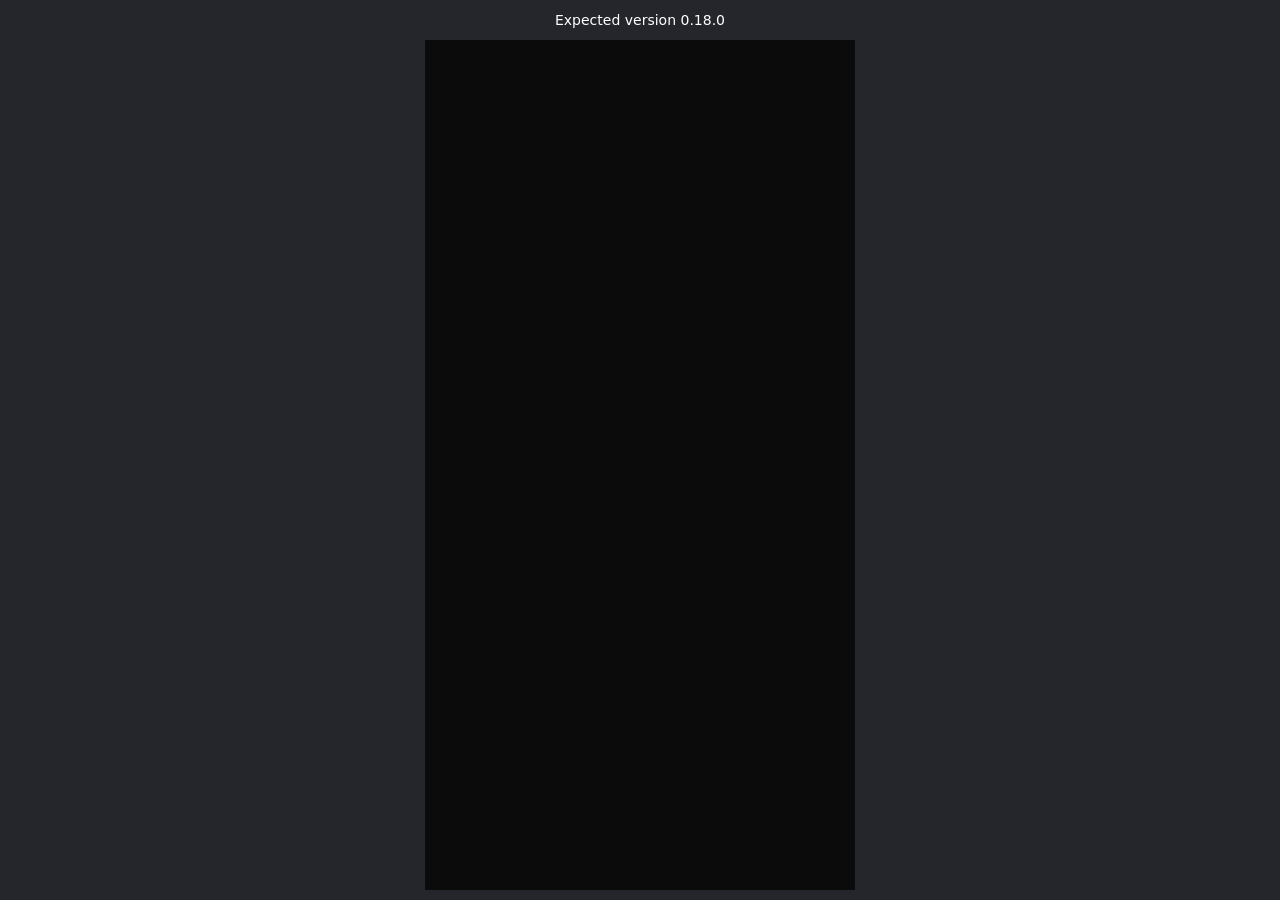
<file: tests/rest-timer-browser.html>
<!doctype html><html lang="en"><meta charset="utf-8"><meta name="viewport" content="width=device-width,initial-scale=1"><title>Trainer Floor — sample preview</title>
<style>body{margin:0;background:#25262b;color:#fff;font:14px system-ui;text-align:center}header{padding:12px}p{margin:6px}iframe{display:block;width:min(430px,100%);height:850px;border:0;margin:auto;background:#0b0b0c}button{padding:8px 12px;margin:4px;border:1px solid #777;border-radius:8px;background:#eee;color:#111}</style>
<header><b>Trainer Floor preview · sample data only</b><p>No account access. Changes are kept only in this preview.</p><button data-offset="0">Live clock</button><button data-offset="30000">Advance 30 seconds</button><button data-offset="60000">Advance 60 seconds</button><button id="sampleImport">Review sample GPT import</button><button id="sampleAsana">Try Asana setup · sample</button><button id="salesPhone">Sales page · phone width</button></header><iframe title="Trainer Floor phone preview" sandbox="allow-scripts allow-forms allow-modals"></iframe>
<script>
(async()=>{
 const root='../trainer-floor/';
 const read=async file=>{const response=await fetch(root+file,{cache:'no-store'});if(!response.ok)throw Error(file+' unavailable');return response.text();};
 let html=await read('index.html');
 html=html.replace('<head>',`<head><meta http-equiv="Content-Security-Policy" content="connect-src 'none'; form-action 'none'">`);
 for(const name of ['theme','history','store','progress','features','import-ui','founder','asana']){const code=await read(name+'.js');html=html.replace(new RegExp('<script src="'+name+'\\.js[^\"]*"><\\/script>'),()=>'<script>'+code+'<'+'/script>');}
 for(const name of ['features','theme']){const css=await read(name+'.css');html=html.replace(new RegExp('<link[^>]*href="'+name+'\\.css[^>]*>'),()=>'<style>'+css+'</style>');}
 const setup=`
 const demoMemory=new Map();deviceStorage.getItem=key=>demoMemory.get(key)||null;deviceStorage.setItem=(key,value)=>demoMemory.set(key,value);
 let previewClockOffset=0;const previewNow=Date.now.bind(Date);Date.now=()=>previewNow()+previewClockOffset;
 let sampleAsana=false,sampleAsanaEnabled=false;
 asanaRequest=async(action,body={})=>{if(action==='workspaces')return {items:[{gid:'300',name:'Demo workspace'}]};if(action==='projects')return {items:[{gid:'200',name:'Demo workout logs'}]};if(action==='enable')sampleAsanaEnabled=true;if(action==='pause')sampleAsanaEnabled=false;return {available:sampleAsana,connected:sampleAsana,enabled:sampleAsanaEnabled,accountName:'Demo trainer',project:sampleAsanaEnabled?{gid:'200',name:'Demo workout logs',workspace:'300'}:null,pending:0,failures:[],synced:0};};
 window.fetch=async()=>{throw Error('Network disabled in sample preview')};
 saveSession=session=>{session.revision=(session.revision||0)+1;return true;};saveClient=client=>{client.revision=(client.revision||0)+1;return true;};syncSession=async session=>{session.revision=(session.revision||0)+1;};syncClient=async client=>{client.revision=(client.revision||0)+1;};restSelectAll=async table=>table==='tf_sessions'?state.data.sessions.map(s=>({id:s.id,client_id:s.clientId,session_date:s.date,workout:s.exercises,session_note:s.sessionNote,completed_at:s.completedAt,revision:s.revision})):[];
 state.user={id:'preview-trainer'};state.selectedClientId='preview-client';state.view='workout';
 state.data={plan:'pro',profile:{name:'Demo trainer',trainerNumber:1},clients:[{id:'preview-client',name:'Taylor Example',note:'Sample data only.',revision:1}],sessions:[{id:'preview-session',clientId:'preview-client',date:todayKey(),completedAt:null,revision:1,exercises:[{id:'preview-exercise',name:'Dumbbell Row',cat:'pull',eq:'dumbbells',weight:'25 lb',sets:[null,null,null],progressAt:12}]}]};
 window.addEventListener('message',event=>{if(event.source!==parent)return;if(event.data?.type==='preview-asana'){sampleAsana=true;asanaUi=null;state.modal=null;state.view='settings';render();}if(event.data?.type==='preview-clock')previewClockOffset=Number(event.data.offset)||0;if(event.data?.type==='preview-import')analyzeImportedData(JSON.stringify({clients:[{name:'Taylor Example',sessions:[{date:'2026-10-20',completed:false,exercises:[{name:'Dumbbell Row',weight:'25 lb',sets:[12,11,10]}]}]}]}),'Sample GPT history');});
 render();
 `;
 if(!html.includes("const APP_VERSION = '0.18.0'"))throw Error('Expected version 0.18.0');
 document.querySelector('iframe').srcdoc=html.replace(/\nstart\(\);/,()=> '\n'+setup);
 document.querySelector('#salesPhone').onclick=()=>{const frame=document.querySelector('iframe');frame.removeAttribute('srcdoc');frame.style.width='390px';frame.style.maxWidth='100%';frame.src=root+'sales.html';};
 document.querySelector('#sampleAsana').onclick=()=>document.querySelector('iframe').contentWindow.postMessage({type:'preview-asana'},'*');
 const send=data=>document.querySelector('iframe').contentWindow.postMessage(data,'*');document.querySelectorAll('[data-offset]').forEach(button=>button.onclick=()=>send({type:'preview-clock',offset:+button.dataset.offset}));document.querySelector('#sampleImport').onclick=()=>send({type:'preview-import'});
})().catch(error=>{document.querySelector('header').textContent=error.message;});
</script></html>
</file>
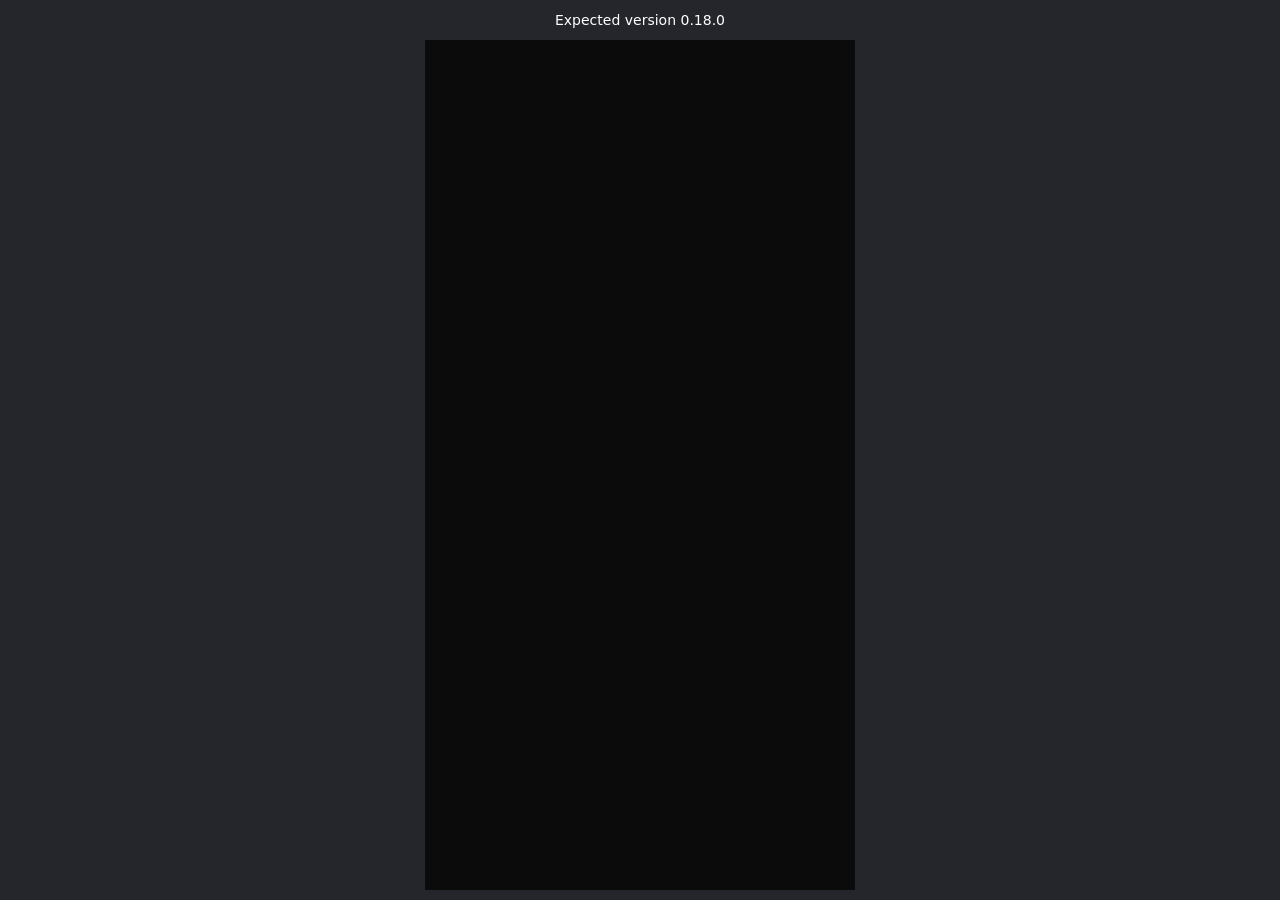
<file: trainer-floor/preview.html>
<!doctype html><html lang="en"><meta charset="utf-8"><meta name="viewport" content="width=device-width,initial-scale=1"><title>Trainer Floor — sample preview</title>
<style>body{margin:0;background:#25262b;color:#fff;font:14px system-ui;text-align:center}header{padding:12px}p{margin:6px}iframe{display:block;width:min(430px,100%);height:850px;border:0;margin:auto;background:#0b0b0c}button{padding:8px 12px;margin:4px;border:1px solid #777;border-radius:8px;background:#eee;color:#111}</style>
<header><b>Trainer Floor preview · sample data only</b><p>No account access. Changes are kept only in this preview.</p><button data-offset="0">Live clock</button><button data-offset="30000">Advance 30 seconds</button><button data-offset="60000">Advance 60 seconds</button><button id="sampleImport">Review sample GPT import</button><button id="sampleAsana">Try Asana setup · sample</button><button id="salesPhone">Sales page · phone width</button></header><iframe title="Trainer Floor phone preview" sandbox="allow-scripts allow-forms allow-modals"></iframe>
<script>
(async()=>{
 const root='./';
 const read=async file=>{const response=await fetch(root+file,{cache:'no-store'});if(!response.ok)throw Error(file+' unavailable');return response.text();};
 let html=await read('index.html');
 html=html.replace('<head>',`<head><meta http-equiv="Content-Security-Policy" content="connect-src 'none'; form-action 'none'">`);
 for(const name of ['theme','history','store','progress','features','import-ui','founder','asana']){const code=await read(name+'.js');html=html.replace(new RegExp('<script src="'+name+'\\.js[^\"]*"><\\/script>'),()=>'<script>'+code+'<'+'/script>');}
 for(const name of ['features','theme']){const css=await read(name+'.css');html=html.replace(new RegExp('<link[^>]*href="'+name+'\\.css[^>]*>'),()=>'<style>'+css+'</style>');}
 const setup=`
 const demoMemory=new Map();deviceStorage.getItem=key=>demoMemory.get(key)||null;deviceStorage.setItem=(key,value)=>demoMemory.set(key,value);
 let previewClockOffset=0;const previewNow=Date.now.bind(Date);Date.now=()=>previewNow()+previewClockOffset;
 let sampleAsana=false,sampleAsanaEnabled=false;
 asanaRequest=async(action,body={})=>{if(action==='workspaces')return {items:[{gid:'300',name:'Demo workspace'}]};if(action==='projects')return {items:[{gid:'200',name:'Demo workout logs'}]};if(action==='enable')sampleAsanaEnabled=true;if(action==='pause')sampleAsanaEnabled=false;return {available:sampleAsana,connected:sampleAsana,enabled:sampleAsanaEnabled,accountName:'Demo trainer',project:sampleAsanaEnabled?{gid:'200',name:'Demo workout logs',workspace:'300'}:null,pending:0,failures:[],synced:0};};
 window.fetch=async()=>{throw Error('Network disabled in sample preview')};
 saveSession=session=>{session.revision=(session.revision||0)+1;return true;};saveClient=client=>{client.revision=(client.revision||0)+1;return true;};syncSession=async session=>{session.revision=(session.revision||0)+1;};syncClient=async client=>{client.revision=(client.revision||0)+1;};restSelectAll=async table=>table==='tf_sessions'?state.data.sessions.map(s=>({id:s.id,client_id:s.clientId,session_date:s.date,workout:s.exercises,session_note:s.sessionNote,completed_at:s.completedAt,revision:s.revision})):[];
 state.user={id:'preview-trainer'};state.selectedClientId='preview-client';state.view='workout';
 state.data={plan:'pro',profile:{name:'Demo trainer',trainerNumber:1},clients:[{id:'preview-client',name:'Taylor Example',note:'Sample data only.',revision:1}],sessions:[{id:'preview-session',clientId:'preview-client',date:todayKey(),completedAt:null,revision:1,exercises:[{id:'preview-exercise',name:'Dumbbell Row',cat:'pull',eq:'dumbbells',weight:'25 lb',sets:[null,null,null],progressAt:12}]}]};
 window.addEventListener('message',event=>{if(event.source!==parent)return;if(event.data?.type==='preview-asana'){sampleAsana=true;asanaUi=null;state.modal=null;state.view='settings';render();}if(event.data?.type==='preview-clock')previewClockOffset=Number(event.data.offset)||0;if(event.data?.type==='preview-import')analyzeImportedData(JSON.stringify({clients:[{name:'Taylor Example',sessions:[{date:'2026-10-20',completed:false,exercises:[{name:'Dumbbell Row',weight:'25 lb',sets:[12,11,10]}]}]}]}),'Sample GPT history');});
 render();
 `;
 if(!html.includes("const APP_VERSION = '0.18.0'"))throw Error('Expected version 0.18.0');
 document.querySelector('iframe').srcdoc=html.replace(/\nstart\(\);/,()=> '\n'+setup);
 document.querySelector('#salesPhone').onclick=()=>{const frame=document.querySelector('iframe');frame.removeAttribute('srcdoc');frame.style.width='390px';frame.style.maxWidth='100%';frame.src=root+'sales.html';};
 document.querySelector('#sampleAsana').onclick=()=>document.querySelector('iframe').contentWindow.postMessage({type:'preview-asana'},'*');
 const send=data=>document.querySelector('iframe').contentWindow.postMessage(data,'*');document.querySelectorAll('[data-offset]').forEach(button=>button.onclick=()=>send({type:'preview-clock',offset:+button.dataset.offset}));document.querySelector('#sampleImport').onclick=()=>send({type:'preview-import'});
})().catch(error=>{document.querySelector('header').textContent=error.message;});
</script></html>
</file>
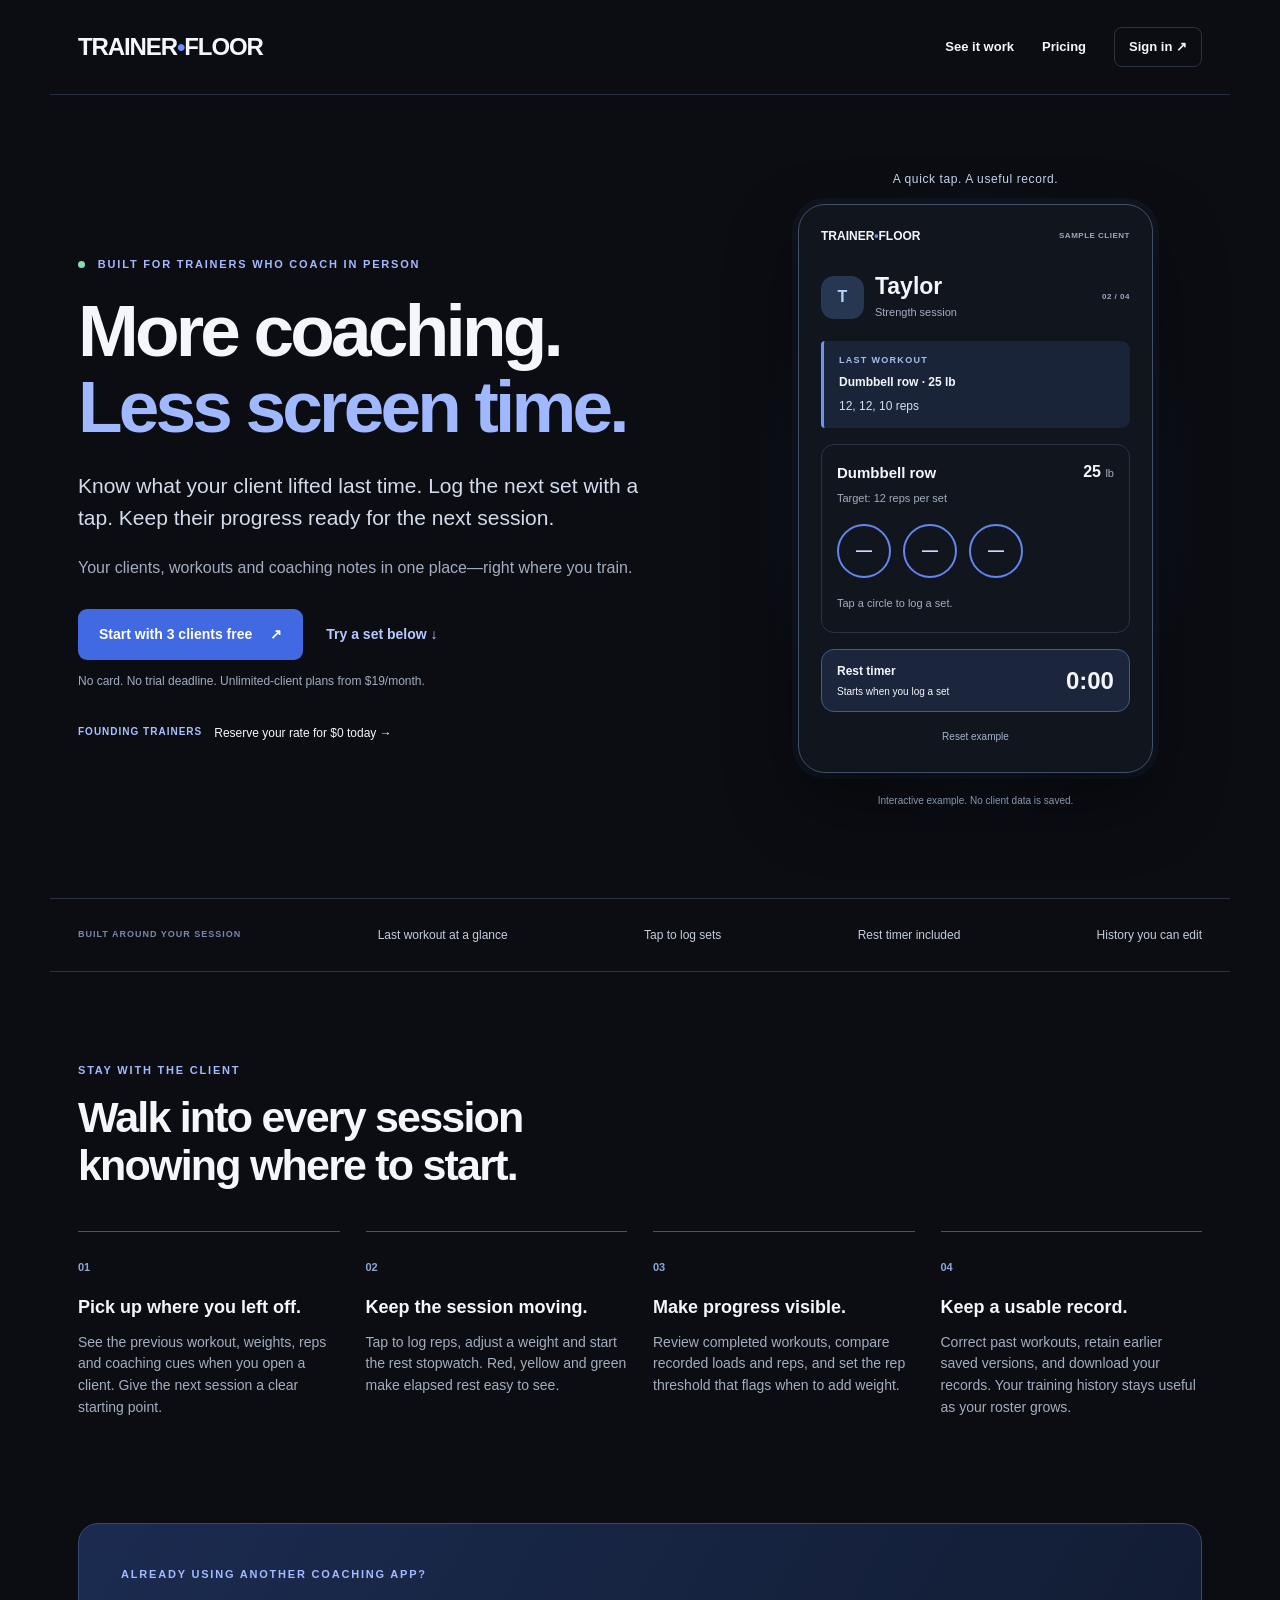
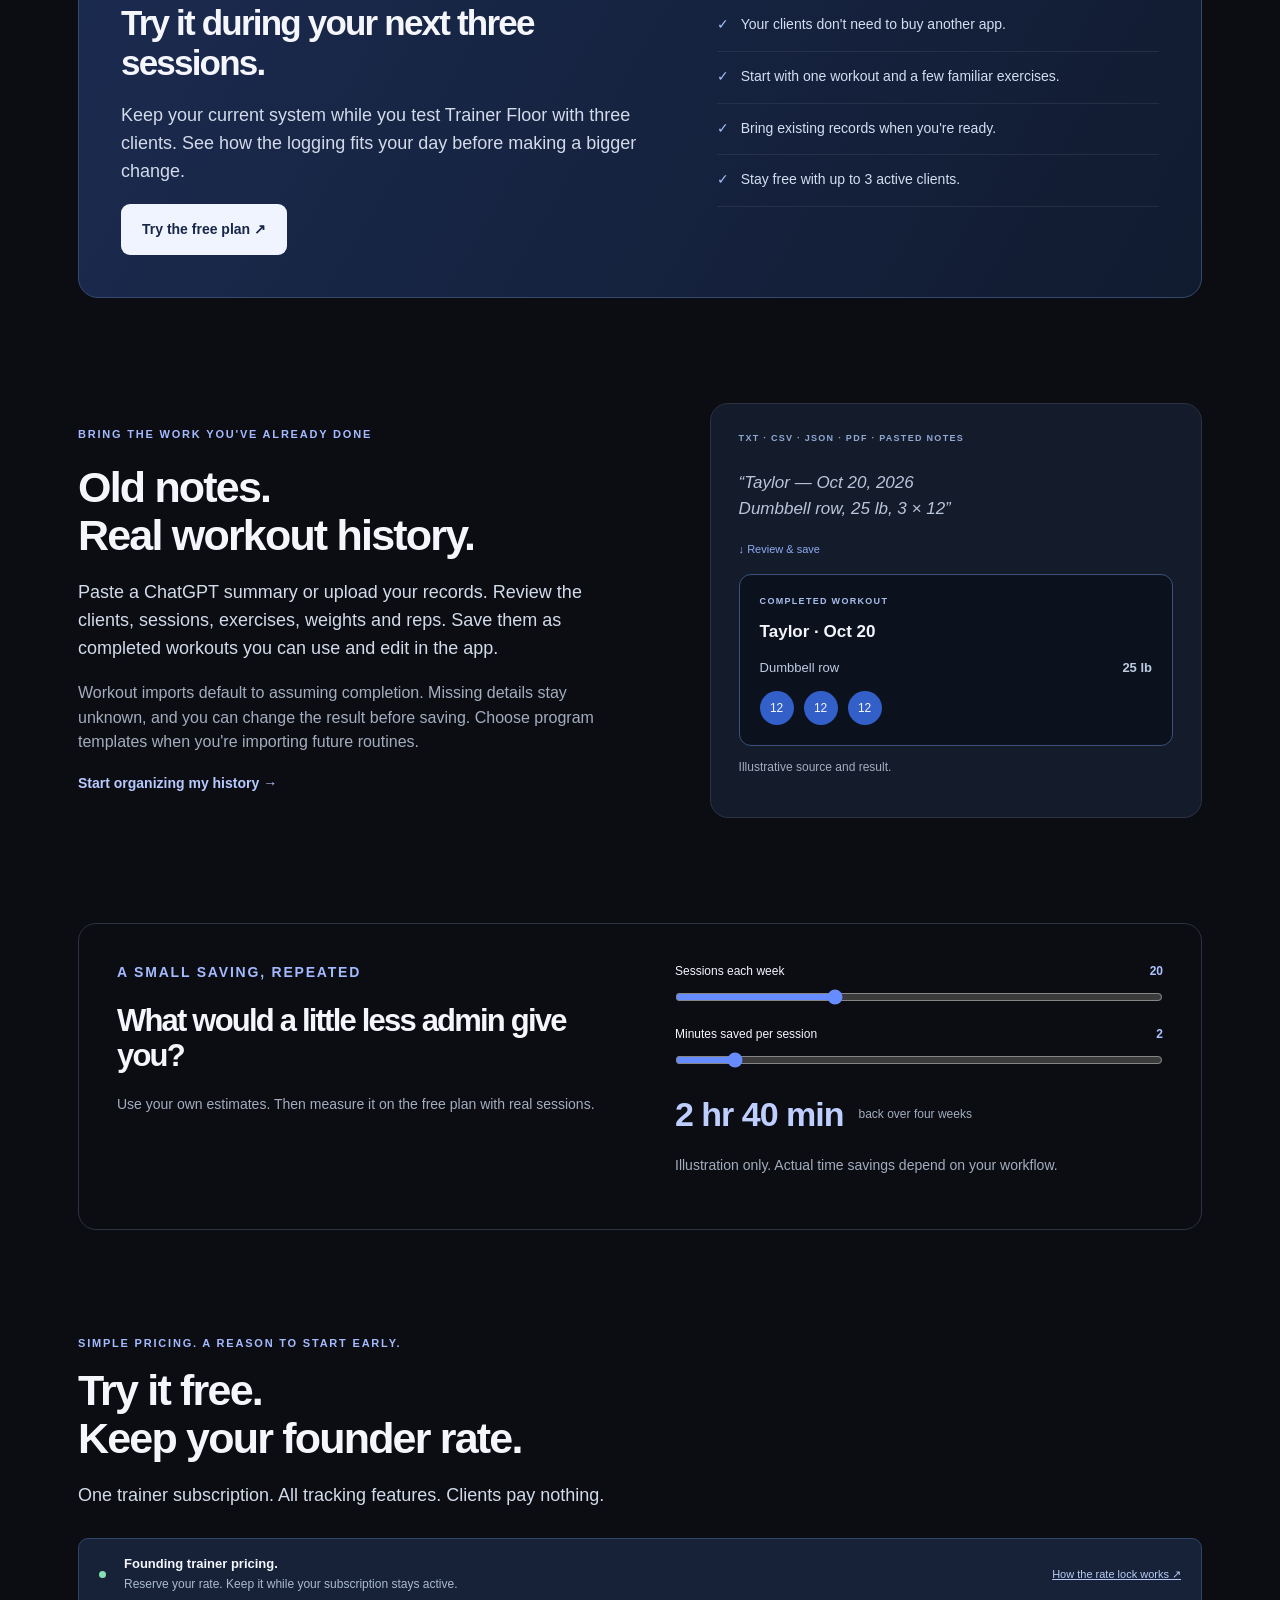
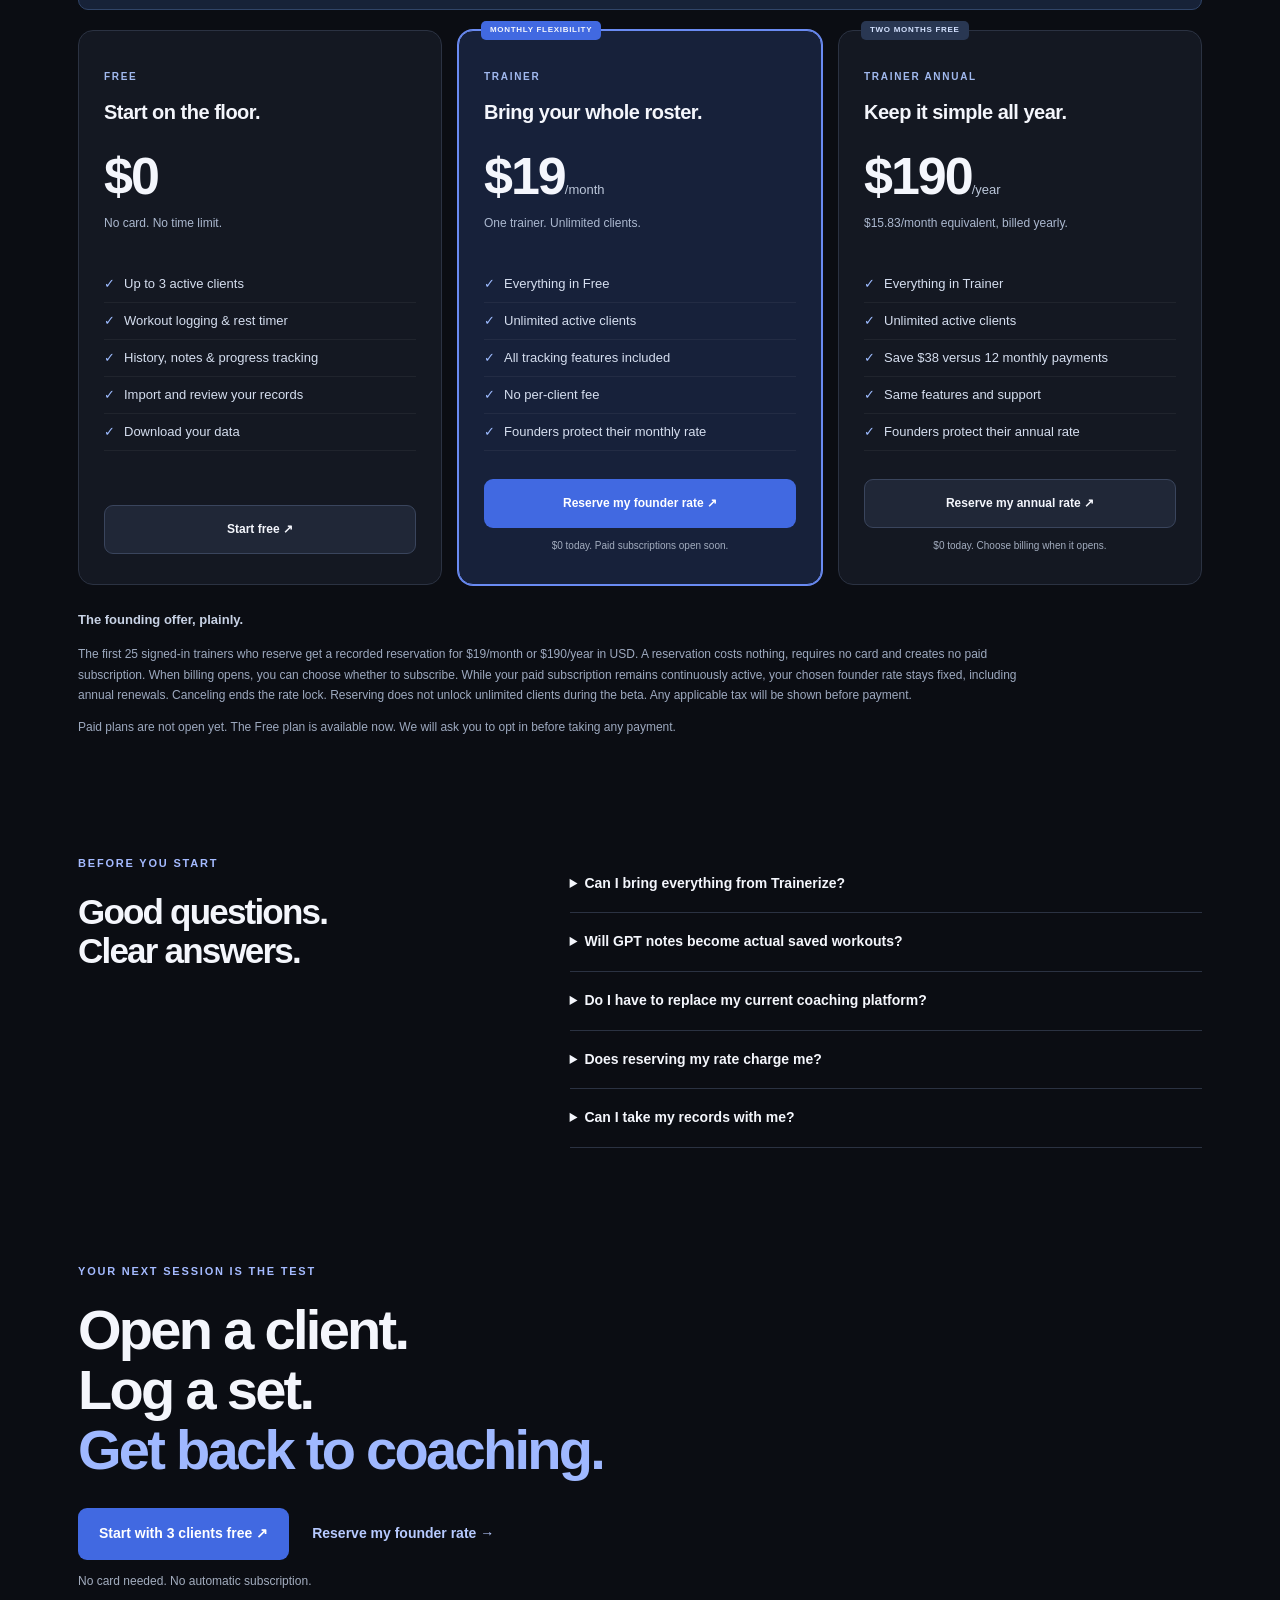
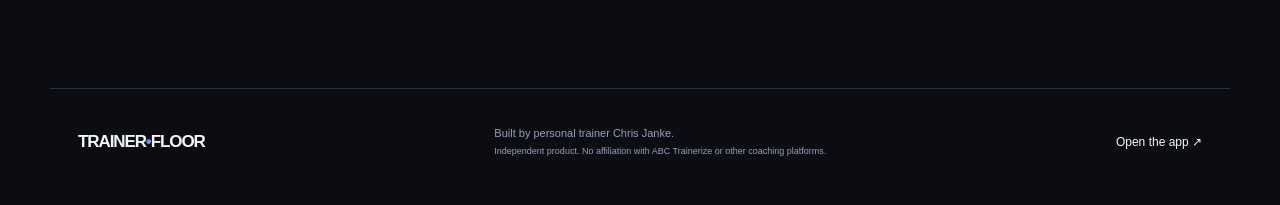
<file: trainer-floor/sales.html>
<!doctype html>
<html lang="en">
<head>
<meta charset="utf-8"><meta name="viewport" content="width=device-width,initial-scale=1,viewport-fit=cover"><meta name="theme-color" content="#0b0d13">
<title>Trainer Floor — More coaching. Less screen time.</title>
<meta name="description" content="Fast workout tracking for personal trainers who coach in person. Start free with 3 clients. Founder plans: $19/month or $190/year for unlimited clients.">
<link rel="icon" href="icon.svg"><link rel="stylesheet" href="sales.css?v=0.16.2">
</head>
<body>
<a class="skip" href="#main">Skip to content</a>
<header class="nav wrap"><a class="brand" href="./sales.html" aria-label="Trainer Floor home">TRAINER<span>•</span>FLOOR</a><nav aria-label="Main navigation"><a href="#how">See it work</a><a href="#pricing">Pricing</a><a href="./index.html" class="nav-login">Sign in ↗</a></nav></header>
<main id="main">
<section class="hero wrap">
 <div class="hero-copy"><p class="eyebrow"><span class="live-dot"></span> Built for trainers who coach in person</p><h1>More coaching.<br><span>Less screen time.</span></h1><p class="lead">Know what your client lifted last time. Log the next set with a tap. Keep their progress ready for the next session.</p><p class="hero-detail">Your clients, workouts and coaching notes in one place—right where you train.</p><div class="actions"><a class="button primary" href="./index.html">Start with 3 clients free <span>↗</span></a><a class="text-link" href="#demo">Try a set below ↓</a></div><p class="fine">No card. No trial deadline. Unlimited-client plans from $19/month.</p><div class="founder-pill"><span>FOUNDING TRAINERS</span> <a href="#pricing">Reserve your rate for $0 today →</a></div></div>
 <div class="demo-stage" id="demo"><div class="stage-label">A quick tap. A useful record.</div><div class="phone" aria-label="Interactive workout example"><div class="phone-top"><span>TRAINER<span class="blue">•</span>FLOOR</span><span class="sample">SAMPLE CLIENT</span></div><div class="client-head"><div class="avatar">T</div><div><h2>Taylor</h2><p>Strength session</p></div><span class="sample">02 / 04</span></div><div class="last"><span>LAST WORKOUT</span><b>Dumbbell row · 25 lb</b><p>12, 12, 10 reps</p></div><div class="exercise"><div class="exercise-title"><h3>Dumbbell row</h3><span>25 <small>lb</small></span></div><p>Target: 12 reps per set</p><div class="bubbles"><button type="button" data-demo-set="0" aria-label="Log sample set 1">—</button><button type="button" data-demo-set="1" aria-label="Log sample set 2">—</button><button type="button" data-demo-set="2" aria-label="Log sample set 3">—</button></div><p class="demo-cue" id="demoCue" aria-live="polite">Tap a circle to log a set.</p></div><div class="demo-timer" id="demoTimer" data-phase="idle"><div><b id="restLabel">Rest timer</b><small id="restHint">Starts when you log a set</small></div><span id="restClock" role="timer">0:00</span></div><button class="demo-reset" id="demoReset" type="button">Reset example</button></div><p class="stage-note">Interactive example. No client data is saved.</p></div>
</section>
<section class="proof-line wrap"><p>BUILT AROUND YOUR SESSION</p><span>Last workout at a glance</span><span>Tap to log sets</span><span>Rest timer included</span><span>History you can edit</span></section>
<section class="section wrap" id="how"><div class="section-heading"><p class="eyebrow">Stay with the client</p><h2>Walk into every session<br>knowing where to start.</h2></div><div class="benefits"><article><span class="number">01</span><h3>Pick up where you left off.</h3><p>See the previous workout, weights, reps and coaching cues when you open a client. Give the next session a clear starting point.</p></article><article><span class="number">02</span><h3>Keep the session moving.</h3><p>Tap to log reps, adjust a weight and start the rest stopwatch. Red, yellow and green make elapsed rest easy to see.</p></article><article><span class="number">03</span><h3>Make progress visible.</h3><p>Review completed workouts, compare recorded loads and reps, and set the rep threshold that flags when to add weight.</p></article><article><span class="number">04</span><h3>Keep a usable record.</h3><p>Correct past workouts, retain earlier saved versions, and download your records. Your training history stays useful as your roster grows.</p></article></div></section>
<section class="section wrap"><div class="switch-card"><div><p class="eyebrow">Already using another coaching app?</p><h2>Try it during your next three sessions.</h2><p class="lead smaller">Keep your current system while you test Trainer Floor with three clients. See how the logging fits your day before making a bigger change.</p><a class="button light" href="./index.html">Try the free plan ↗</a></div><div class="check-list"><p><span>✓</span> Your clients don't need to buy another app.</p><p><span>✓</span> Start with one workout and a few familiar exercises.</p><p><span>✓</span> Bring existing records when you're ready.</p><p><span>✓</span> Stay free with up to 3 active clients.</p></div></div></section>
<section class="section wrap import-section" id="import"><div><p class="eyebrow">Bring the work you've already done</p><h2>Old notes.<br>Real workout history.</h2><p class="lead smaller">Paste a ChatGPT summary or upload your records. Review the clients, sessions, exercises, weights and reps. Save them as completed workouts you can use and edit in the app.</p><p class="muted">Workout imports default to assuming completion. Missing details stay unknown, and you can change the result before saving. Choose program templates when you're importing future routines.</p><a class="text-link" href="./index.html">Start organizing my history →</a></div><div class="import-example"><div class="file-label">TXT · CSV · JSON · PDF · PASTED NOTES</div><blockquote>“Taylor — Oct 20, 2026<br>Dumbbell row, 25 lb, 3 × 12”</blockquote><div class="import-arrow">↓ Review & save</div><div class="saved-record"><span>COMPLETED WORKOUT</span><h3>Taylor · Oct 20</h3><p>Dumbbell row <b>25 lb</b></p><div class="mini-sets"><span>12</span><span>12</span><span>12</span></div></div><p class="fine">Illustrative source and result.</p></div></section>
<section class="section wrap"><div class="time-card"><div><p class="eyebrow">A small saving, repeated</p><h2>What would a little less admin give you?</h2><p class="muted">Use your own estimates. Then measure it on the free plan with real sessions.</p></div><div class="time-inputs"><label for="sessionsWeek">Sessions each week <output id="sessionsLabel">20</output></label><input id="sessionsWeek" type="range" min="1" max="60" value="20"><label for="minutesSaved">Minutes saved per session <output id="minutesLabel">2</output></label><input id="minutesSaved" type="range" min="1" max="10" value="2"><div class="time-result"><output id="timeSaved">2 hr 40 min</output><span>back over four weeks</span></div><p class="fine">Illustration only. Actual time savings depend on your workflow.</p></div></div></section>
<section class="section wrap" id="pricing"><div class="section-heading"><p class="eyebrow">Simple pricing. A reason to start early.</p><h2>Try it free.<br>Keep your founder rate.</h2><p class="lead smaller">One trainer subscription. All tracking features. Clients pay nothing.</p></div><div class="reservation"><span class="live-dot"></span><p><b>Founding trainer pricing.</b><br><span id="founderAvailability">Reserve your rate. Keep it while your subscription stays active.</span></p><a href="#terms">How the rate lock works ↗</a></div><div class="plans"><article class="plan"><p class="plan-name">FREE</p><h3>Start on the floor.</h3><div class="price">$0</div><p class="period">No card. No time limit.</p><ul><li>Up to 3 active clients</li><li>Workout logging & rest timer</li><li>History, notes & progress tracking</li><li>Import and review your records</li><li>Download your data</li></ul><a class="button secondary" href="./index.html">Start free ↗</a></article><article class="plan featured"><span class="plan-tag">MONTHLY FLEXIBILITY</span><p class="plan-name">TRAINER</p><h3>Bring your whole roster.</h3><div class="price">$19<span>/month</span></div><p class="period">One trainer. Unlimited clients.</p><ul><li>Everything in Free</li><li>Unlimited active clients</li><li>All tracking features included</li><li>No per-client fee</li><li>Founders protect their monthly rate</li></ul><a class="button primary" data-founder-cta href="./index.html?founder=1">Reserve my founder rate ↗</a><p class="fine">$0 today. Paid subscriptions open soon.</p></article><article class="plan"><span class="plan-tag annual-tag">TWO MONTHS FREE</span><p class="plan-name">TRAINER ANNUAL</p><h3>Keep it simple all year.</h3><div class="price">$190<span>/year</span></div><p class="period">$15.83/month equivalent, billed yearly.</p><ul><li>Everything in Trainer</li><li>Unlimited active clients</li><li>Save $38 versus 12 monthly payments</li><li>Same features and support</li><li>Founders protect their annual rate</li></ul><a class="button secondary" data-founder-cta href="./index.html?founder=1">Reserve my annual rate ↗</a><p class="fine">$0 today. Choose billing when it opens.</p></article></div><div class="terms" id="terms"><h3>The founding offer, plainly.</h3><p>The first 25 signed-in trainers who reserve get a recorded reservation for $19/month or $190/year in USD. A reservation costs nothing, requires no card and creates no paid subscription. When billing opens, you can choose whether to subscribe. While your paid subscription remains continuously active, your chosen founder rate stays fixed, including annual renewals. Canceling ends the rate lock. Reserving does not unlock unlimited clients during the beta. Any applicable tax will be shown before payment.</p><p>Paid plans are not open yet. The Free plan is available now. We will ask you to opt in before taking any payment.</p></div></section>
<section class="section wrap faq"><div><p class="eyebrow">Before you start</p><h2>Good questions.<br>Clear answers.</h2></div><div><details><summary>Can I bring everything from Trainerize?</summary><p>Trainerize lets you export a client-list CSV and print workout/program content to PDF. Its help center says completed workout history and progress statistics cannot be exported. Trainer Floor can import the roster and reconstruct workout content from PDFs or records you provide, but it cannot recover data missing from those files. There is no direct Trainerize sync.</p><a href="https://help.trainerize.com/hc/en-us/articles/31089834946324-What-Information-Can-Be-Exported-from-ABC-Trainerize" target="_blank" rel="noopener">Read Trainerize's export guide ↗</a></details><details><summary>Will GPT notes become actual saved workouts?</summary><p>Yes. In completed-workout mode, identifiable workout entries become completed sessions with exercises, loads and reps in History after you review and save. Completion is assumed by your import choice. Unrecorded dates and numbers stay unknown; the importer does not make them up.</p></details><details><summary>Do I have to replace my current coaching platform?</summary><p>No. Try Trainer Floor for logging sessions in person while you keep the other tools you use for payments, nutrition, messaging or programming. Decide whether it earns a place in your workflow.</p></details><details><summary>Does reserving my rate charge me?</summary><p>No. A reservation records your place in the founding offer. You remain on Free until paid subscriptions become available and you choose to subscribe. Your clients never pay to be tracked.</p></details><details><summary>Can I take my records with me?</summary><p>Yes. Download a JSON backup from Settings. It includes your client records and workout history.</p></details></div></section>
<section class="closing wrap"><p class="eyebrow">Your next session is the test</p><h2>Open a client.<br>Log a set.<br><span>Get back to coaching.</span></h2><div class="actions"><a class="button primary" href="./index.html">Start with 3 clients free ↗</a><a class="text-link" data-founder-cta href="./index.html?founder=1">Reserve my founder rate →</a></div><p class="fine">No card needed. No automatic subscription.</p></section>
</main><footer class="wrap"><a class="brand" href="./sales.html">TRAINER<span>•</span>FLOOR</a><p>Built by personal trainer Chris Janke.<br><small>Independent product. No affiliation with ABC Trainerize or other coaching platforms.</small></p><a href="./index.html">Open the app ↗</a></footer><script src="sales.js?v=0.16.2"></script>
</body></html>
</file>
<file: trainer-floor/features.css>
.save-strip{position:fixed;z-index:26;top:0;left:50%;transform:translateX(-50%);width:min(720px,100%);padding:2px 10px;background:#171d2b;display:flex;align-items:center;justify-content:space-between;min-height:24px}.save-status{border:0;background:none;color:#9fd9b5;font-size:11px;font-weight:800;padding:3px 8px}.save-status[data-state="pending"]{color:#ffe09c}.save-status[data-state="error"]{color:#ffb2b9}.topbar{top:24px;margin-top:24px}.save-strip .small-btn{font-size:11px;padding:3px 8px}.quick-clients{display:flex;gap:8px;overflow:auto;margin:0 0 16px;padding:3px 0 7px}.quick-clients button{white-space:nowrap}.selected{border-color:#6485ff!important;background:#1c2e5f!important;color:#dce4ff!important}.client-item{display:flex;gap:6px}.client-item .client-card{flex:1;min-width:0}.pin-client{width:44px;border:1px solid var(--line);border-radius:14px;background:var(--panel);color:#747984;font-size:21px;flex-shrink:0}.today-bar{display:flex;gap:12px;align-items:center;margin-bottom:14px}.today-bar .muted{font-size:12px}.history-actions{display:flex;gap:6px;flex-wrap:wrap;margin:14px 0}.record-copy{white-space:pre-wrap;overflow-wrap:anywhere;font-size:13px;line-height:1.6;font-family:inherit}.progress-chart{display:flex;gap:5px;align-items:flex-end;overflow:auto;padding:15px 0 0}.progress-column{flex:1;min-width:34px;display:grid;gap:5px;text-align:center;font-size:11px}.progress-column>div{background:linear-gradient(#7794ff,#4169e1);border-radius:5px 5px 0 0}.progress-column small{font-size:9px}.progress-table>div{display:flex;justify-content:space-between;gap:8px;flex-wrap:wrap;border-bottom:1px solid var(--line);padding:9px 0;font-size:12px}.progress-ready{font-size:12px;font-weight:900;color:#a9b8ff}.sync-note{font-size:12px;color:#a9badf}.sync-note a{color:#b5c7ff}.last-workout .small-btn{margin:3px 2px 3px 0}button[hidden],span[hidden]{display:none}.weight-box{width:105px}.weight-box input{width:66px}@media(max-width:440px){.brand{font-size:19px}.top-actions .badge{font-size:10px;padding:6px}.page-title .row{flex-wrap:wrap}.header-actions{margin-left:auto}}

.asana-heading{display:flex;align-items:center;justify-content:space-between;gap:12px}.asana-heading h3{margin:0}.asana-help-button{display:grid;place-items:center;width:44px;height:44px;flex-shrink:0;border:0;background:transparent;color:var(--muted);cursor:pointer}.asana-help-button span{display:grid;place-items:center;width:23px;height:23px;border:1px solid var(--muted);border-radius:50%;font-size:13px;font-weight:800;background:var(--panel2)}.asana-help-button[aria-expanded="true"] span{color:var(--red);border-color:var(--red)}.asana-help-copy{margin:8px 0 14px;padding:14px;border:1px solid var(--line);border-radius:12px;background:var(--panel2);font-size:14px;line-height:1.5}.asana-help-copy[hidden]{display:none}.asana-help-copy p{margin:6px 0 0}.asana-connection-row{display:flex;align-items:center;justify-content:space-between;gap:12px;flex-wrap:wrap}.asana-connection-row p{flex:1 1 150px}.asana-connection-row button{flex-shrink:0;min-height:44px}.asana-card .tiny{margin-bottom:0}

.asana-consent{display:flex;align-items:flex-start;gap:10px;margin:16px 0;font-size:14px;line-height:1.5}.asana-consent input{width:20px;height:20px;flex-shrink:0;margin-top:2px;accent-color:var(--red)}
</file>
<file: trainer-floor/theme.css>
:root{color-scheme:dark}
a{color:#b5c7ff}
.primary-btn{color:#fff}
button:focus-visible,input:focus-visible,textarea:focus-visible,select:focus-visible,a:focus-visible,summary:focus-visible{outline:2px solid var(--red);outline-offset:3px}
.appearance-choice{display:grid;grid-template-columns:1fr 1fr;gap:10px;border:0;padding:0;margin:14px 0 0;min-width:0}
.appearance-choice label{position:relative;cursor:pointer;min-width:0}
.appearance-choice input,.visually-hidden{position:absolute;width:1px;height:1px;padding:0;margin:-1px;overflow:hidden;clip-path:inset(50%);white-space:nowrap;border:0}
.appearance-option{display:flex;align-items:center;justify-content:center;gap:10px;min-height:62px;padding:12px;border:2px solid var(--line);border-radius:14px;background:var(--panel2);font-size:14px;font-weight:800;color:var(--text)}
.appearance-choice input:checked+.appearance-option{border-color:var(--red);background:#19284c;color:#e0e8ff}
.appearance-choice input:focus-visible+.appearance-option{outline:3px solid var(--red2);outline-offset:3px}
.appearance-swatch{width:24px;height:24px;border:1px solid #7c8799;border-radius:50%;flex-shrink:0}
.appearance-swatch.light{background:linear-gradient(90deg,#fff 50%,#e5eaf2 50%)}
.appearance-swatch.dark{background:linear-gradient(90deg,#0b0b0c 50%,#303039 50%)}
.appearance-feedback:empty{display:none}
.login-appearance{border-top:1px solid var(--line);padding-top:16px;margin-top:20px}
.login-appearance h3{font-size:14px;margin:0}
.login-appearance .appearance-option{min-height:48px;padding:9px}
:root[data-theme="light"]{
  color-scheme:light;--bg:#f3f5f9;--panel:#fff;--panel2:#e9eef6;--line:#c9d1df;
  --text:#182230;--muted:#526173;--red:#315dcf;--red2:#264cbf;--green:#315dcf;
  --shadow:0 14px 38px rgba(31,48,78,.12);
}
[data-theme="light"] a{color:#264cbf}
[data-theme="light"] .topbar{background:rgba(243,245,249,.96);border-color:var(--line)}
[data-theme="light"] .badge,[data-theme="light"] .badge.free{color:var(--muted)}
[data-theme="light"] .badge.founder{background:#e8eeff;border-color:#adbee8;color:#284b9e}
[data-theme="light"] .badge.pro{background:#e5f5eb;border-color:#a6ceb7;color:#17633b}
[data-theme="light"] .search::placeholder,[data-theme="light"] input::placeholder,[data-theme="light"] textarea::placeholder{color:#677386;opacity:1}
[data-theme="light"] .client-card:hover{border-color:#8b98ac}
[data-theme="light"] .client-arrow{color:#58677b}
[data-theme="light"] .empty{background:var(--panel);border-color:#9ba7b8}
[data-theme="light"] .bottom-nav{background:rgba(255,255,255,.97)}
[data-theme="light"] .nav-btn{color:var(--muted)}
[data-theme="light"] .nav-btn.active{color:var(--red)}
[data-theme="light"] .field label{color:var(--muted)}
[data-theme="light"] .field input,[data-theme="light"] .field textarea,[data-theme="light"] .field select{background:#fff}
[data-theme="light"] .tiny{color:#5e6b7d!important}
[data-theme="light"] .danger-btn{background:#ffebee;border-color:#e3a0a8;color:#932d3b}
[data-theme="light"] .note-card{background:#eef3fd;border-color:#c3d0ea;color:#223756}
[data-theme="light"] .note-card .note-label{color:#3154a4}
[data-theme="light"] .note-empty{color:#5d6b83}
[data-theme="light"] .change-btn{background:var(--panel2);color:var(--text)}
[data-theme="light"] .weight-box{background:#f6f8fc}
[data-theme="light"] .set-circle{color:var(--red)}
[data-theme="light"] .set-circle.logged{color:#fff}
[data-theme="light"] .set-add{border-color:#8999ac;color:var(--muted)}
[data-theme="light"] .mini-note{color:var(--muted)}
[data-theme="light"] .remove-ex{color:#9a3944}
[data-theme="light"] .add-exercise{background:var(--panel);border-color:#9ba7b8;color:var(--text)}
[data-theme="light"] .completed-banner{background:#e5f5eb;border-color:#a6ceb7;color:#17633b}
[data-theme="light"] .modal-backdrop{background:rgba(16,27,45,.48)}
[data-theme="light"] .modal{background:var(--panel);border-color:var(--line)}
[data-theme="light"] .modal-handle{background:#a5b0c1}
[data-theme="light"] .close-btn{color:var(--muted)}
[data-theme="light"] .toast{background:#182230;color:#fff}
[data-theme="light"] .help-dot{background:var(--panel2);border-color:#929eb0;color:#526173}
[data-theme="light"] .help-dot:hover,[data-theme="light"] .help-dot:focus-visible{background:#dde6f5;color:var(--text)}
[data-theme="light"] .help-tip{background:#fff;border-color:#a5b4ca;color:#223756;box-shadow:var(--shadow)}
[data-theme="light"] .help-tip::after{border-top-color:#a5b4ca}
[data-theme="light"] .import-hero{background:#f3f6fc;border-color:var(--line)}
[data-theme="light"] .import-hero p{color:var(--muted)}
[data-theme="light"] .last-workout{background:linear-gradient(135deg,#e9effd,#f7faff);border-color:#c6d4f2}
[data-theme="light"] .last-workout p{color:#314463}
[data-theme="light"] .last-workout .note-label,[data-theme="light"] .history-date,[data-theme="light"] summary{color:#3154a4}
[data-theme="light"] .previous-performance{background:#edf2fc;border-left-color:var(--red);color:#314463}
[data-theme="light"] .save-strip{background:#e6edf8}
[data-theme="light"] .save-status{color:#185b3a}
[data-theme="light"] .save-status[data-state="pending"]{color:#775516}
[data-theme="light"] .save-status[data-state="error"]{color:#a32c3c}
[data-theme="light"] .selected{background:#e1eaff!important;border-color:#5275d4!important;color:#244797!important}
[data-theme="light"] .pin-client{color:#627287}
[data-theme="light"] .progress-ready{color:var(--red)}
[data-theme="light"] .sync-note{color:#4a617c}
[data-theme="light"] .sync-note a{color:#264cbf}
[data-theme="light"] .appearance-choice input:checked+.appearance-option{background:#e1eaff;color:#244797}
[data-theme="light"] .rest-timer{background:#edf2ff;border-color:#8ba6dd;color:#233964;box-shadow:0 4px 20px #1f304026}
[data-theme="light"] .rest-timer button{background:#0000000b;color:inherit}
[data-theme="light"] .rest-timer[data-phase="red"]{background:#ffe1e4;border-color:#dc717e;color:#7c2130}
[data-theme="light"] .rest-timer[data-phase="yellow"]{background:#fff1bd;border-color:#d9b24a;color:#654b08}
[data-theme="light"] .rest-timer[data-phase="green"]{background:#d9f5e4;border-color:#70b990;color:#185737}
</file>
<file: trainer-floor/sales.css>
:root{color-scheme:dark;--bg:#0b0d13;--panel:#141822;--line:#2b3242;--text:#f4f6fc;--muted:#a3adbf;--blue:#4169e1;--pale:#a4baff}*{box-sizing:border-box}html{scroll-behavior:smooth;scroll-padding-top:24px}body{margin:0;background:var(--bg);color:var(--text);font-family:Inter,ui-sans-serif,-apple-system,BlinkMacSystemFont,"Segoe UI",sans-serif;font-size:16px;line-height:1.55}a{color:inherit}button,input{font:inherit}button,a,input{touch-action:manipulation}a:focus-visible,button:focus-visible,input:focus-visible,summary:focus-visible{outline:3px solid #afc5ff;outline-offset:5px}.wrap{max-width:1180px;margin:auto;padding-left:28px;padding-right:28px}.nav{display:flex;align-items:center;justify-content:space-between;padding-top:27px;padding-bottom:27px;border-bottom:1px solid var(--line)}.brand{font-size:24px;font-weight:900;letter-spacing:-1.1px;text-decoration:none;white-space:nowrap}.brand span,.blue{color:#6c8fff}.nav nav{display:flex;gap:28px;align-items:center}.nav nav a{font-size:13px;font-weight:650;text-decoration:none}.nav-login{padding:9px 14px;border:1px solid var(--line);border-radius:8px}.hero{display:grid;grid-template-columns:1.15fr .85fr;gap:58px;align-items:center;padding-top:75px;padding-bottom:70px}.eyebrow{font-size:11px;letter-spacing:1.8px;text-transform:uppercase;font-weight:800;color:var(--pale);margin:0 0 20px}.live-dot{display:inline-block;width:7px;height:7px;border-radius:50%;background:#86dfb0;margin-right:8px}.hero h1{font-size:clamp(44px,5.7vw,76px);line-height:1.04;letter-spacing:-3.8px;margin:0 0 25px;font-weight:850}h1 span,.closing h2 span{color:#9fb8ff}.lead{font-size:21px;line-height:1.55;color:#d3dbea;max-width:590px}.hero-detail,.muted{color:var(--muted)}.actions{display:flex;align-items:center;gap:23px;flex-wrap:wrap;margin-top:28px}.button{display:inline-flex;align-items:center;justify-content:center;gap:18px;padding:14px 20px;border-radius:9px;border:1px solid transparent;text-decoration:none;font-size:14px;font-weight:800;transition:background .15s,transform .15s;min-height:48px}.button:hover{transform:translateY(-2px)}.primary{background:var(--blue);color:white}.primary:hover{background:#537cf0}.secondary{background:#202737;border-color:#3a455d}.light{background:#eff4ff;color:#182747}.text-link{font-size:14px;text-decoration:none;font-weight:750;color:#b7caff}.fine{font-size:12px;color:var(--muted);line-height:1.6}.founder-pill{margin-top:32px;font-size:12px;display:flex;flex-wrap:wrap;gap:8px 12px}.founder-pill>span{font-size:10px;font-weight:800;letter-spacing:1px;color:#a9c0ff}.founder-pill a{text-decoration:none}.demo-stage{position:relative;background:radial-gradient(ellipse at center,#23448955,transparent 70%);padding:0 15px 10px}.stage-label{text-align:center;margin-bottom:15px;color:#c4d2ee;font-size:12px;letter-spacing:.6px}.phone{max-width:355px;margin:auto;background:#11151e;border:1px solid #434f69;border-radius:27px;padding:22px;box-shadow:0 30px 70px #0006,0 0 0 6px #19223355}.phone-top{display:flex;justify-content:space-between;align-items:center;font-size:12px;font-weight:850;gap:8px}.sample{font-size:8px;color:#9ba7be;font-weight:700;letter-spacing:.5px}.client-head{display:flex;align-items:center;gap:11px;margin:28px 0 20px}.avatar{width:43px;height:43px;background:#273752;color:#bbd1ff;border-radius:13px;display:grid;place-items:center;font-weight:750}.client-head h2{font-size:23px;margin:0;line-height:1.2}.client-head p{margin:3px 0 0;color:var(--muted);font-size:11px}.client-head>.sample{margin-left:auto}.last{padding:13px 15px;border-left:3px solid #7091ee;background:#1a2439;border-radius:4px 9px 9px 4px}.last>span,.saved-record>span{display:block;color:#a8bded;font-size:9px;font-weight:800;letter-spacing:1.3px}.last b{display:block;margin:5px 0;font-size:12px}.last p{margin:0;color:#d3def5;font-size:12px}.exercise{border:1px solid var(--line);border-radius:13px;padding:15px;margin-top:16px}.exercise-title{display:flex;align-items:center;justify-content:space-between}.exercise-title h3{font-size:15px;margin:0}.exercise-title>span{font-size:16px;font-weight:750}.exercise-title small{font-weight:400;color:var(--muted);font-size:11px}.exercise>p{font-size:11px;margin:5px 0;color:var(--muted)}.bubbles{display:flex;gap:12px;margin:17px 0}.bubbles button{border:2px solid #6486ee;background:transparent;color:#cbd9ff;font-weight:800;border-radius:50%;width:54px;height:54px;cursor:pointer}.bubbles button.logged{background:#4169e1;color:white}.demo-timer{display:flex;justify-content:space-between;align-items:center;background:#1b253b;border:1px solid #435b8c;border-radius:13px;padding:12px 15px;margin-top:16px;transition:background .4s,border-color .4s}.demo-timer b{display:block;font-size:12px}.demo-timer small{display:block;font-size:10px;margin-top:3px}.demo-timer>span{font-weight:850;font-size:24px;font-variant-numeric:tabular-nums}.demo-timer[data-phase=red]{background:#4c2029;border-color:#ad5667}.demo-timer[data-phase=yellow]{background:#493b1c;border-color:#b79c43}.demo-timer[data-phase=green]{background:#183b2b;border-color:#57a67c}.demo-reset{display:block;margin:12px auto 0;border:0;background:none;color:#a6b5cf;font-size:10px;cursor:pointer;padding:5px}.stage-note{text-align:center;color:#8996ae;font-size:10px;margin-top:20px}.proof-line{display:flex;justify-content:space-between;align-items:center;gap:20px;padding-top:20px;padding-bottom:20px;border-top:1px solid var(--line);border-bottom:1px solid var(--line);font-size:12px;color:#c4ccdc}.proof-line p{color:#7788a8;font-size:9px;font-weight:800;letter-spacing:1px}.section{padding-top:90px;padding-bottom:15px}.section-heading h2,.section h2{font-size:43px;line-height:1.12;letter-spacing:-1.8px;margin:0 0 20px}.section-heading .eyebrow{margin-bottom:14px}.benefits{display:grid;grid-template-columns:repeat(4,1fr);gap:26px;margin-top:42px}.benefits article{border-top:1px solid #46536e;padding-top:22px}.number{font-size:11px;color:#8ea6d5;font-weight:800}.benefits h3{font-size:18px;line-height:1.3;margin:17px 0 12px}.benefits p{font-size:14px;color:var(--muted);margin:0}.switch-card{display:grid;grid-template-columns:1.2fr 1fr;gap:65px;background:linear-gradient(120deg,#1b2b50,#111b30);border:1px solid #35496f;padding:42px;border-radius:20px}.switch-card h2{font-size:35px}.smaller{font-size:18px}.check-list{align-self:center}.check-list p{display:flex;gap:12px;color:#d3def1;font-size:14px;border-bottom:1px solid #ffffff12;padding-bottom:15px}.check-list span{color:#a4c0ff}.import-section{display:grid;grid-template-columns:1.1fr 1fr;gap:90px;align-items:center}.import-example{background:#141b2a;border:1px solid var(--line);padding:28px;border-radius:18px}.file-label{font-size:9px;font-weight:800;letter-spacing:1.3px;color:#90a8d3}.import-example blockquote{margin:24px 0 18px;font-size:17px;color:#b9c5da;font-style:italic}.import-arrow{font-size:11px;color:#8daaf4;margin-bottom:16px}.saved-record{background:#0b111d;border:1px solid #39527e;border-radius:12px;padding:20px}.saved-record h3{margin:10px 0;font-size:17px}.saved-record p{display:flex;justify-content:space-between;font-size:13px;color:#becbe3}.mini-sets{display:flex;gap:10px}.mini-sets span{width:34px;height:34px;display:grid;place-items:center;background:#335fc9;border-radius:50%;font-size:12px}.time-card{display:grid;grid-template-columns:1fr 1fr;gap:70px;border:1px solid var(--line);border-radius:18px;padding:38px}.time-card h2{font-size:31px}.time-card p{font-size:14px}.time-inputs label{display:flex;justify-content:space-between;font-size:12px}.time-inputs label output{font-weight:800;color:#adc3ff}.time-inputs input{width:100%;accent-color:#668cff;margin:8px 0 20px}.time-result{display:flex;gap:15px;align-items:center}.time-result output{font-size:34px;font-weight:800;letter-spacing:-1px;color:#bdceff}.time-result span{font-size:12px;color:var(--muted)}.reservation{display:flex;align-items:center;gap:10px;background:#172238;border:1px solid #314568;border-radius:10px;padding:15px 20px;margin:28px 0 20px}.reservation p{margin:0;font-size:13px}.reservation p span{color:#aab9d2;font-size:12px}.reservation>a{margin-left:auto;font-size:11px;color:#b7cbf6}.plans{display:grid;grid-template-columns:repeat(3,1fr);gap:16px;align-items:stretch}.plan{position:relative;background:var(--panel);border:1px solid var(--line);border-radius:15px;padding:30px 25px;display:flex;flex-direction:column}.plan.featured{border-color:#6a8bf3;box-shadow:0 0 0 1px #6a8bf3;background:#17213a}.plan-name{font-size:10px;font-weight:850;letter-spacing:1.7px;color:#a1b9ef;margin:8px 0 12px}.plan h3{font-size:20px;margin:0 0 22px;letter-spacing:-.5px}.price{font-size:52px;font-weight:850;line-height:1;letter-spacing:-2px}.price span{font-size:13px;letter-spacing:0;color:#bcc7da;font-weight:500}.period{font-size:12px;color:#abb8cf;min-height:38px;margin-bottom:14px}.plan ul{padding:0;list-style:none;font-size:13px;color:#d5deef;margin:0 0 28px;flex:1}.plan li{padding:8px 0;border-bottom:1px solid #ffffff0d}.plan li:before{content:'✓';color:#9dbbff;margin-right:9px}.plan .button{font-size:12px;padding-left:10px;padding-right:10px;gap:8px}.plan .fine{text-align:center;font-size:10px;margin-bottom:0}.plan-tag{position:absolute;top:-10px;left:22px;border-radius:5px;padding:3px 9px;background:#4169e1;font-size:8px;letter-spacing:.7px;font-weight:900}.annual-tag{background:#293752;color:#d4e2ff}.terms{font-size:12px;color:#9da9bf;line-height:1.7;margin-top:24px;max-width:950px}.terms h3{font-size:13px;color:#c8d2e5}.faq{display:grid;grid-template-columns:.8fr 1.2fr;gap:70px}.faq h2{font-size:35px}.faq details{border-bottom:1px solid var(--line);padding:18px 0;font-size:14px}.faq summary{cursor:pointer;font-weight:700}.faq details p{color:var(--muted)}.faq details a{font-size:12px;color:#aec5ff}.closing{padding-top:100px;padding-bottom:85px}.closing h2{font-size:56px;line-height:1.07;letter-spacing:-2.7px;margin:10px 0 28px}footer{display:flex;justify-content:space-between;gap:25px;align-items:center;padding-top:25px;padding-bottom:35px;border-top:1px solid var(--line)}footer .brand{font-size:17px}footer p{font-size:11px;color:#93a0b9}footer small{font-size:9px}footer>a:last-child{font-size:12px;text-decoration:none}.skip{position:absolute;left:20px;top:-60px;background:white;color:black;padding:10px;z-index:5}.skip:focus{top:10px}[aria-disabled=true]{opacity:.6;pointer-events:none}@media(max-width:960px){.hero{gap:25px;grid-template-columns:1.1fr .9fr}.hero h1{font-size:55px}.hero .lead{font-size:18px}.hero .actions{gap:15px}.benefits{grid-template-columns:1fr 1fr;gap:25px}.switch-card,.import-section,.time-card,.faq{gap:35px}.plan{padding:25px 18px}.plan h3{font-size:17px}.proof-line{flex-wrap:wrap;justify-content:center}.proof-line p{width:100%;text-align:center;margin:0}}@media(max-width:700px){.wrap{padding-left:20px;padding-right:20px}.nav{padding-top:20px;padding-bottom:20px}.brand{font-size:20px}.nav nav{gap:15px}.nav nav a:first-child{display:none}.nav nav a{font-size:11px}.nav-login{padding:7px 10px}.hero{grid-template-columns:1fr;padding-top:46px;padding-bottom:35px;gap:40px}.hero h1{font-size:52px;letter-spacing:-2.7px}.hero .lead{font-size:19px}.hero-detail{font-size:14px}.hero .actions{gap:18px}.hero .button{font-size:13px}.founder-pill{margin-top:25px}.demo-stage{padding:0 7px}.section{padding-top:60px}.section h2{font-size:34px;letter-spacing:-1.2px}.benefits{gap:25px 20px;margin-top:25px}.benefits h3{font-size:17px}.benefits p{font-size:13px}.switch-card,.import-section,.time-card,.faq{grid-template-columns:1fr}.switch-card{padding:27px;gap:20px}.smaller{font-size:17px}.import-section{gap:27px}.time-card{padding:25px;gap:20px}.time-card h2{font-size:29px}.time-result output{font-size:30px}.reservation{align-items:flex-start;padding:14px;flex-wrap:wrap}.reservation>.live-dot{margin-top:7px;flex:none}.reservation p{flex:1}.reservation>a{width:100%;margin-left:25px}.plans{grid-template-columns:1fr;gap:26px}.plan{padding:28px}.plan h3{font-size:23px}.plan ul{margin-bottom:22px}.period{min-height:0}.plan .button{font-size:14px}.plan .fine{font-size:11px}.faq{gap:5px}.closing{padding-top:65px;padding-bottom:60px}.closing h2{font-size:45px}.closing .actions{gap:20px}footer{flex-wrap:wrap;gap:10px}footer p{width:100%;order:3}}@media(prefers-reduced-motion:reduce){html{scroll-behavior:auto}*{transition:none!important}}
</file>
